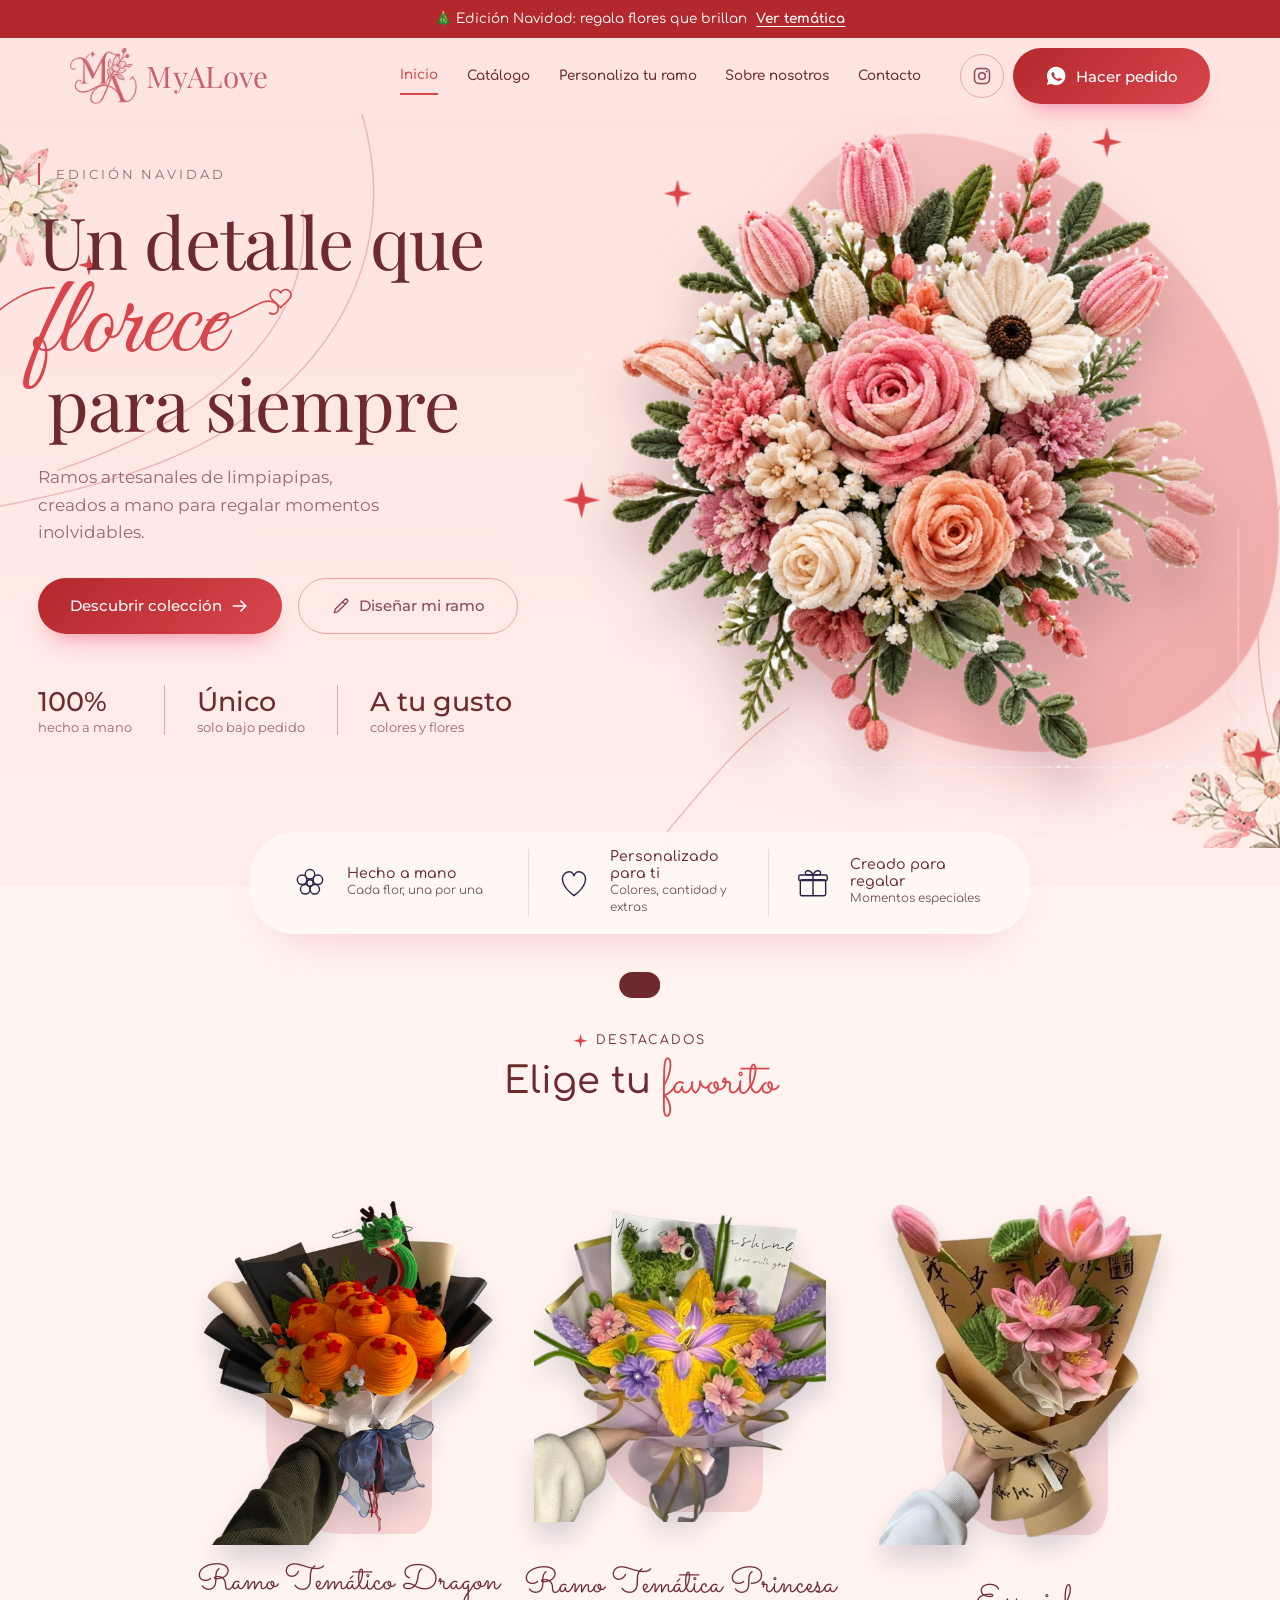
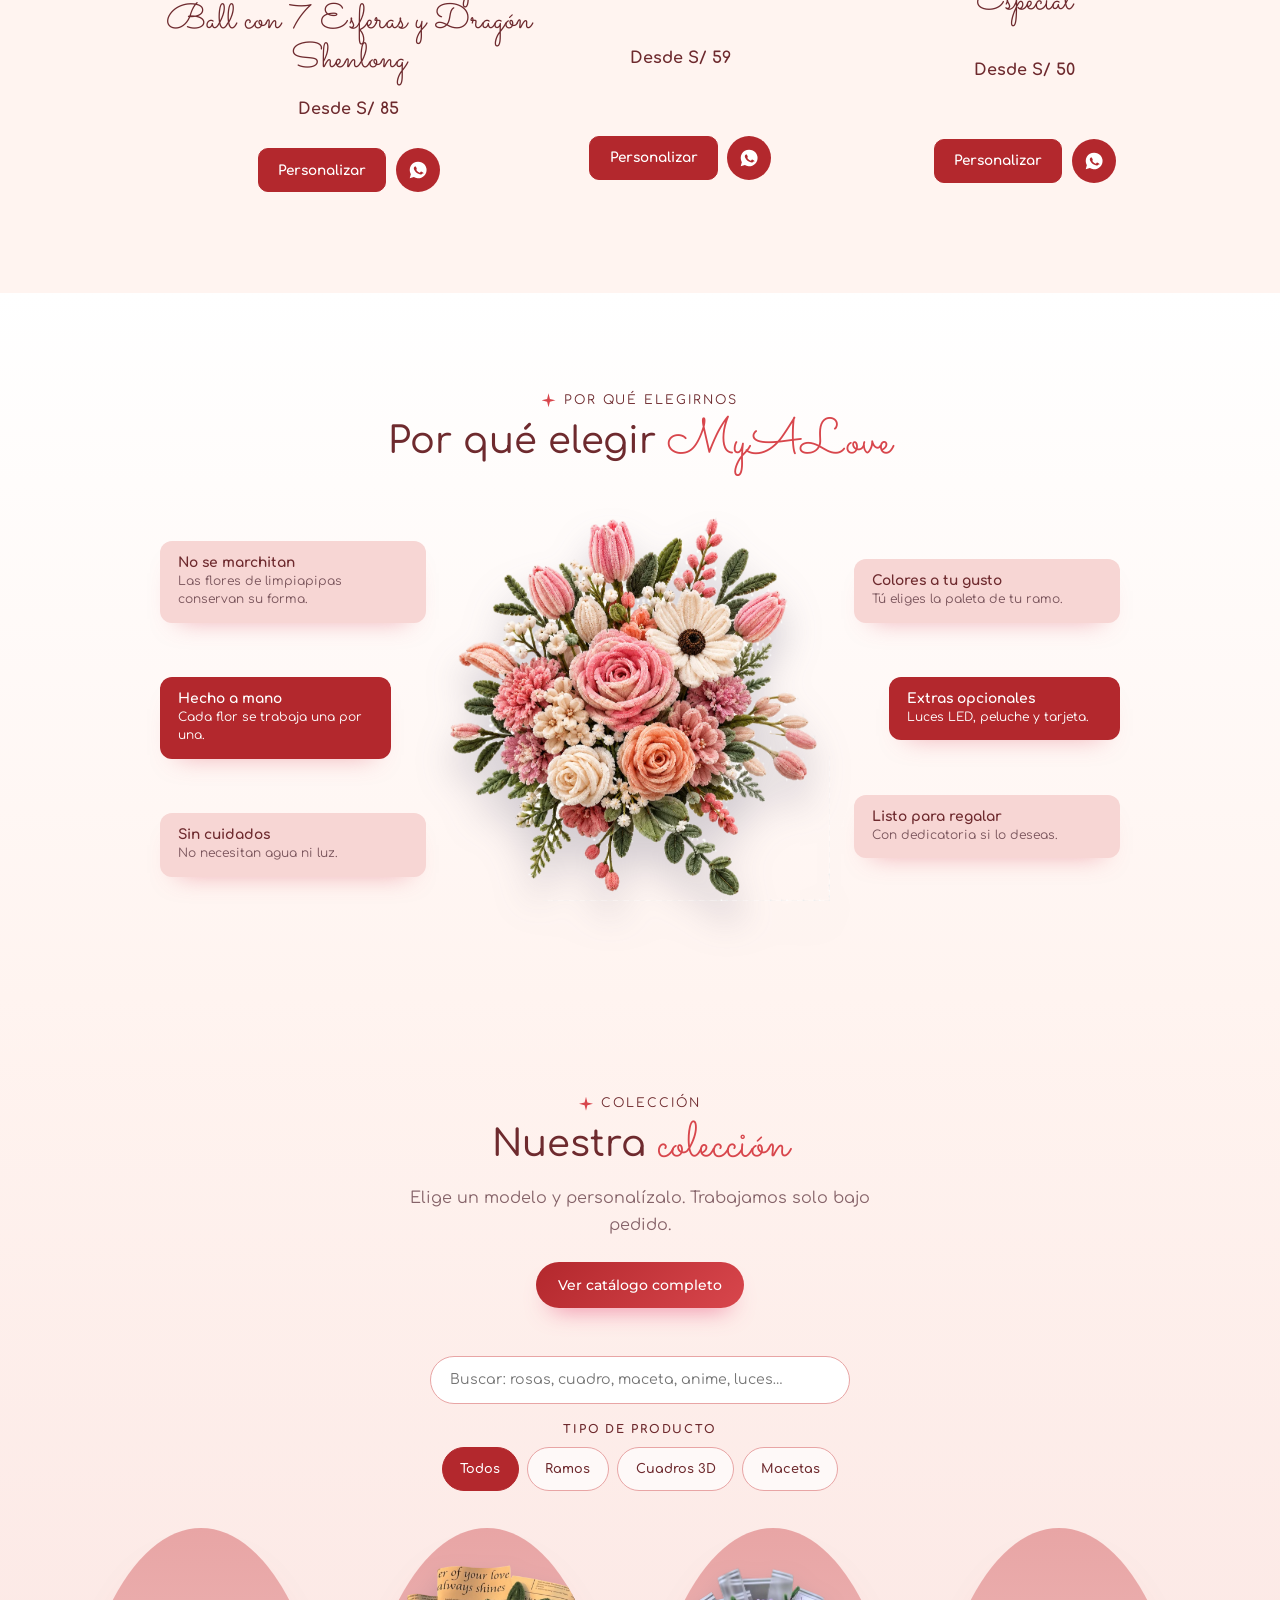
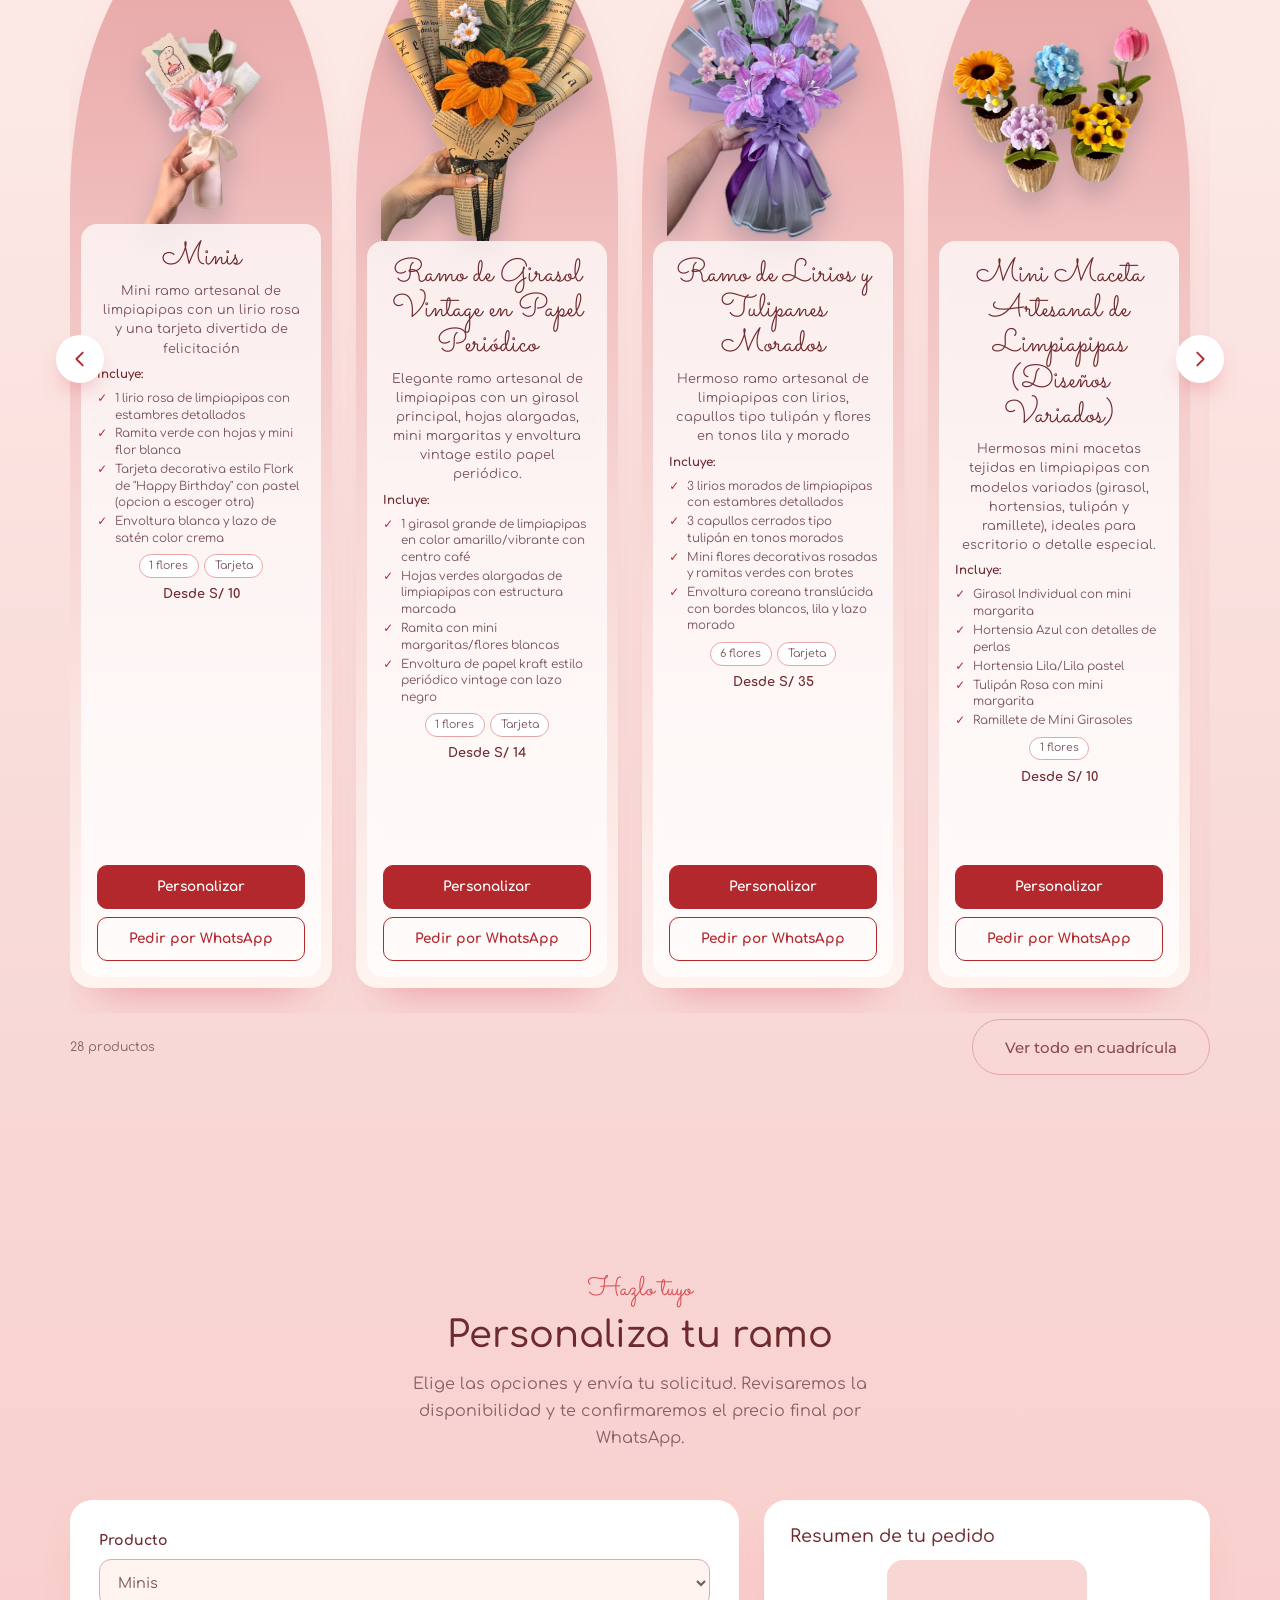
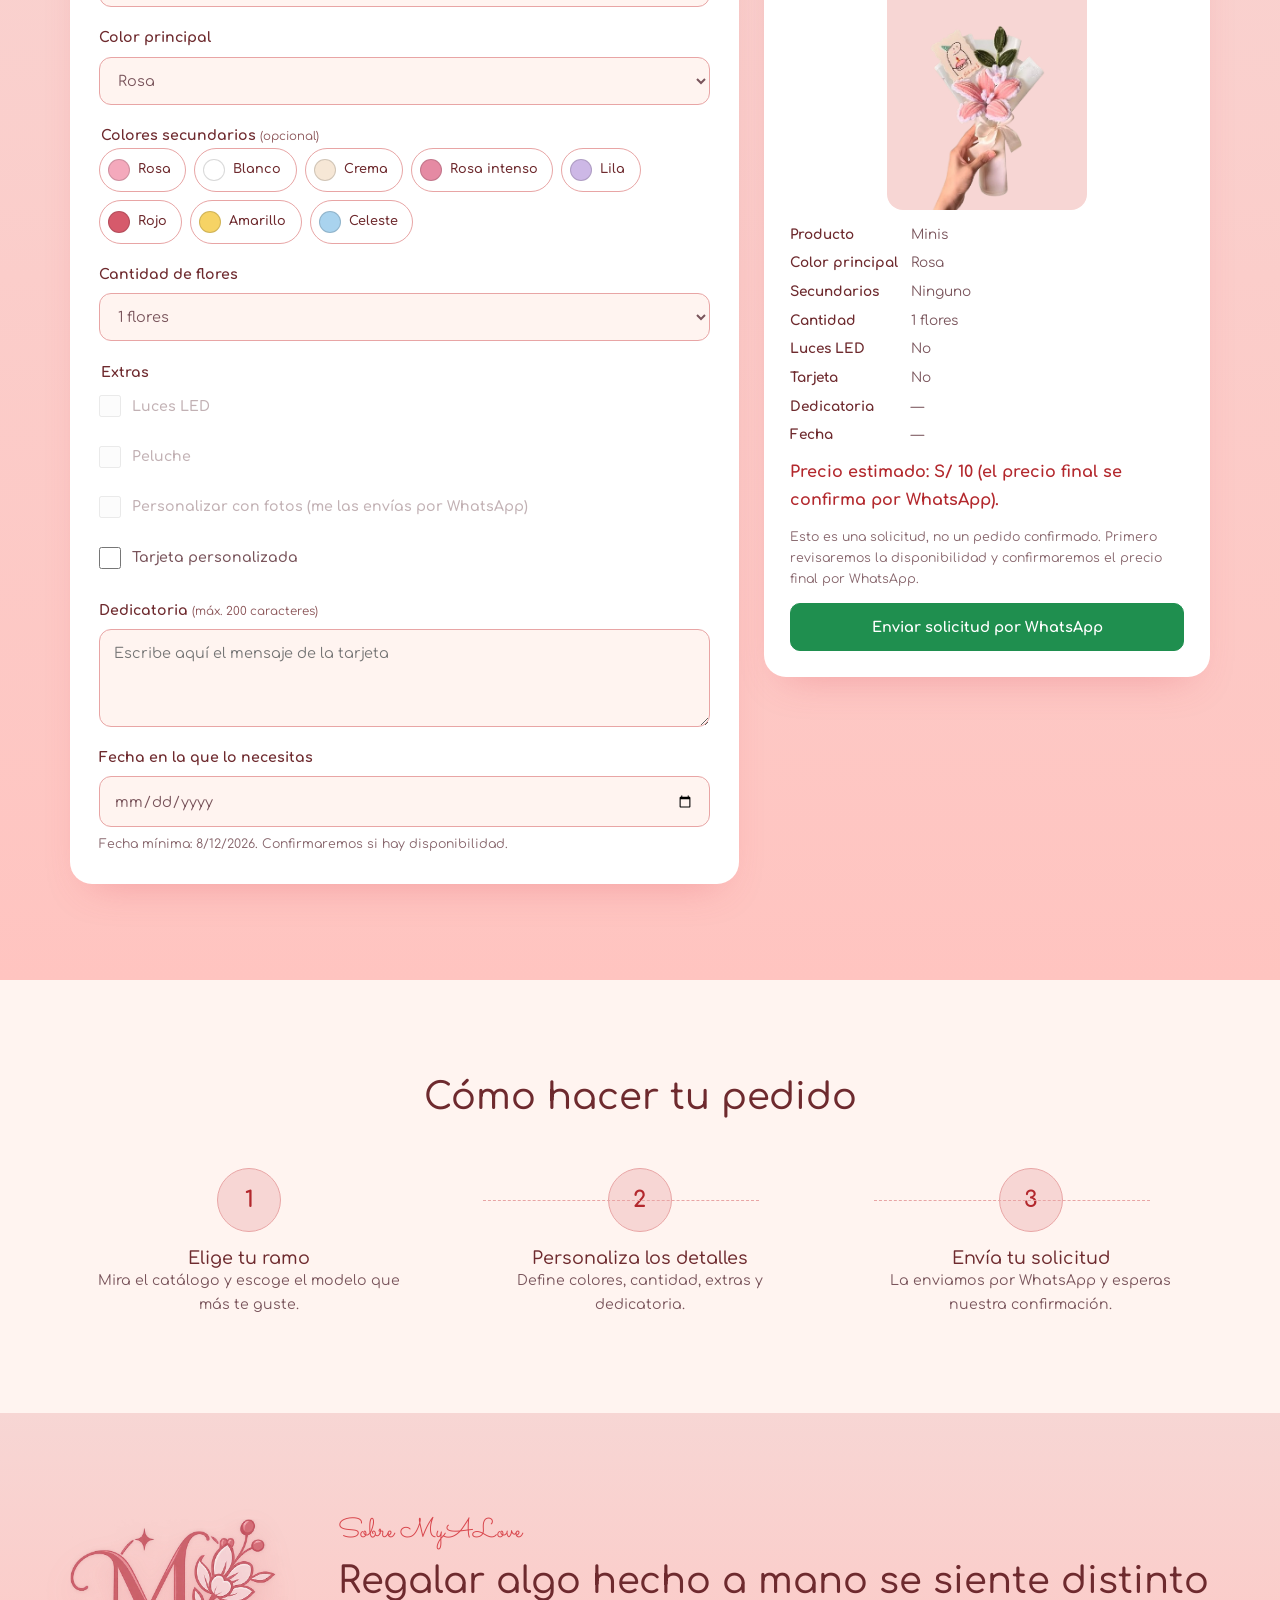
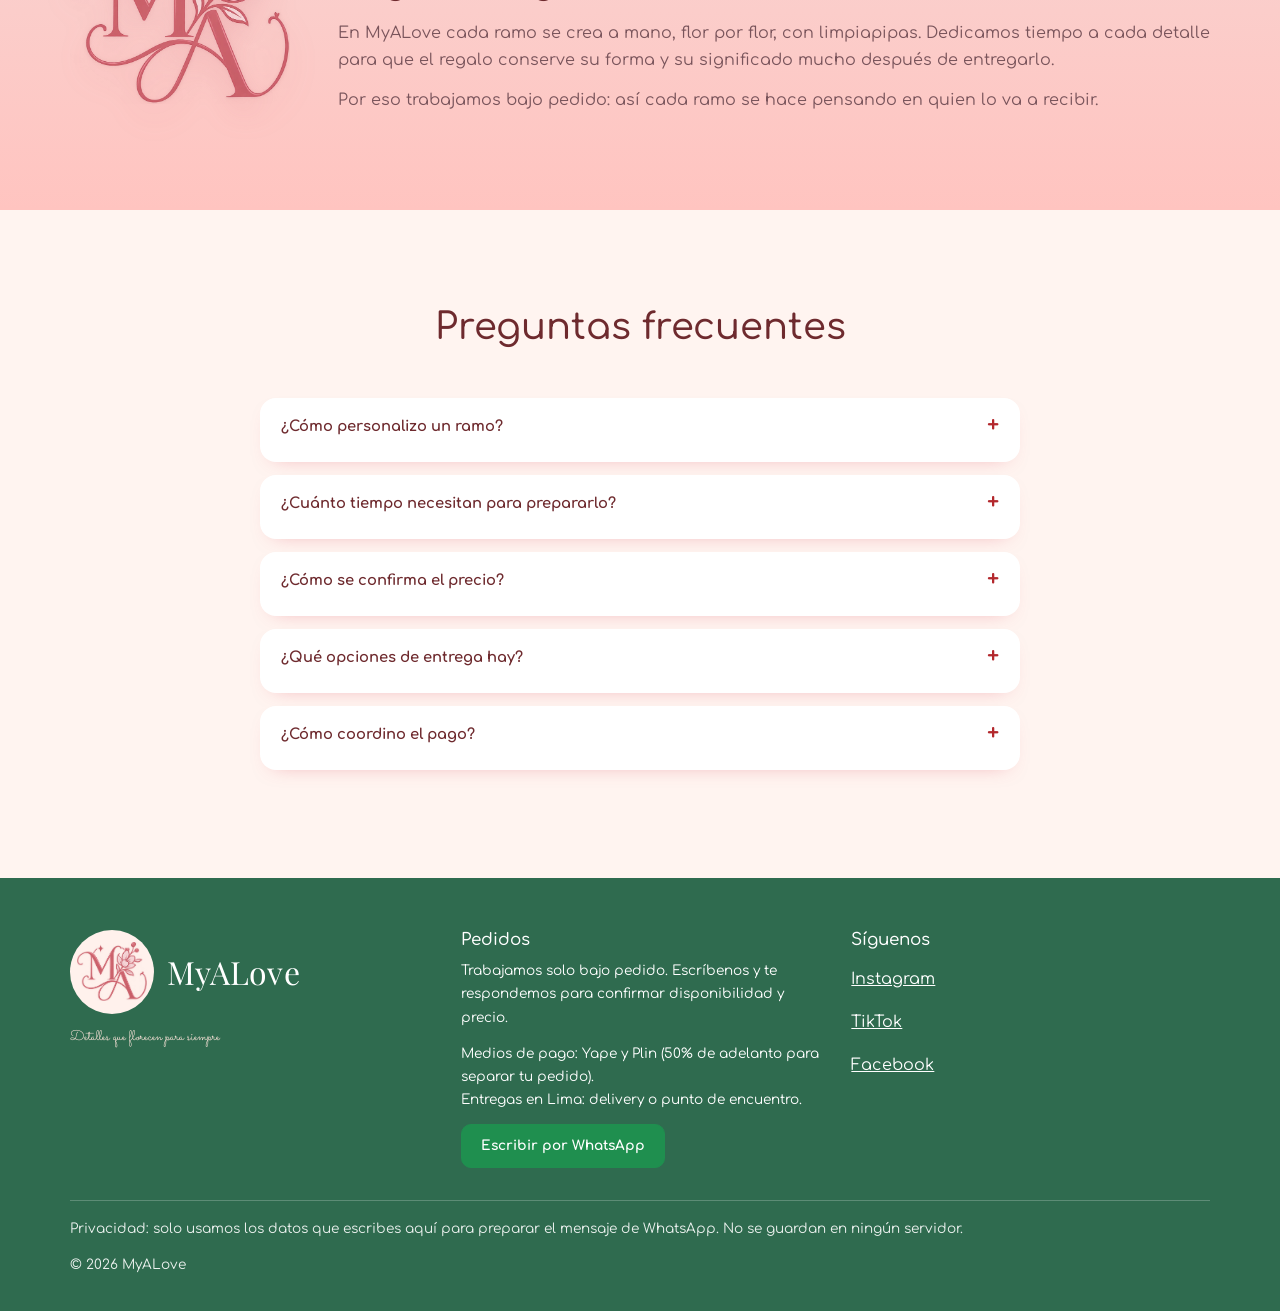
<file: index.html>
<!DOCTYPE html>
<html lang="es">
<head>
  <meta charset="UTF-8">
  <meta name="viewport" content="width=device-width, initial-scale=1">
  <title>MyALove · Ramos artesanales de limpiapipas</title>
  <meta name="description" content="Ramos artesanales de limpiapipas, personalizados y hechos a mano. Detalles que florecen para siempre.">
  <meta name="theme-color" content="#FFE9E3">
  <link rel="icon" href="assets/icons/favicon.png" type="image/png">
  <link rel="preconnect" href="https://fonts.googleapis.com">
  <link rel="preconnect" href="https://fonts.gstatic.com" crossorigin>
  <link href="https://fonts.googleapis.com/css2?family=Comfortaa:wght@400;500;600;700&family=Sacramento&family=Playfair+Display:wght@400;500&family=Great+Vibes&family=Montserrat:wght@400;500&display=swap" rel="stylesheet">
  <link rel="stylesheet" href="css/styles.css">
</head>
<body>
  <div class="season-bar" id="seasonBar" hidden></div>
  <a class="skip" href="#contenido">Saltar al contenido</a>

  <!-- ============ ENCABEZADO ============ -->
  <header class="header">
    <div class="container header__in">
      <a href="#inicio" class="brand" aria-label="MyALove, ir al inicio">
        <img class="brand__mark" src="assets/images/logo-ma.webp" alt="" width="700" height="587">
        <span class="brand__word">MyALove</span>
      </a>
      <button class="burger" id="burger" aria-expanded="false" aria-controls="menu" aria-label="Abrir menú"><span></span><span></span><span></span></button>
      <nav class="nav" id="menu" aria-label="Principal">
        <a href="#inicio" class="is-active">Inicio</a>
        <a href="#catalogo">Catálogo</a>
        <a href="#personaliza">Personaliza tu ramo</a>
        <a href="#nosotros">Sobre nosotros</a>
        <a href="#contacto">Contacto</a>
        <span class="nav__icons">
          <a id="hdrIg" class="circle circle--navy" href="#" target="_blank" rel="noopener" aria-label="Instagram de MyALove"><svg viewBox="0 0 24 24" width="20" height="20" aria-hidden="true"><g fill="none" stroke="currentColor" stroke-width="1.8"><rect x="3" y="3" width="18" height="18" rx="5"/><circle cx="12" cy="12" r="4"/></g><circle cx="17.5" cy="6.5" r="1.2" fill="currentColor"/></svg></a>
          <a href="#personaliza" class="btn btn--pill btn--head"><svg viewBox="0 0 24 24" width="22" height="22" aria-hidden="true"><path fill="currentColor" d="M12 2a10 10 0 0 0-8.6 15l-1.3 4.8 4.9-1.3A10 10 0 1 0 12 2zm5.2 14.1c-.2.6-1.2 1.2-1.7 1.2-.4.1-1 .1-1.6-.1-.4-.1-.9-.3-1.5-.6-2.6-1.1-4.3-3.800-4.400-4-.1-.2-1-1.300-1-2.500s.6-1.800.9-2c.2-.3.5-.3.700-.3h.5c.2 0 .4 0 .6.500.2.600.8 2 .8 2.100.1.100.1.300 0 .500-.1.200-.2.300-.3.500-.2.200-.3.300-.1.600.2.300.7 1.200 1.500 1.900 1 .9 1.900 1.200 2.200 1.300.3.100.4.100.6-.1.200-.2.700-.8.900-1.100.2-.3.400-.2.600-.1.300.1 1.700.8 2 1 .3.1.5.2.500.3.100.1.100.6-.1 1.200z"/></svg>Hacer pedido</a>
        </span>
      </nav>
    </div>
  </header>

  <main id="contenido">
    <!-- ============ PORTADA 3D ============ -->
    <section class="hero" id="inicio">
      <svg class="rings" viewBox="0 0 1418 780" preserveAspectRatio="xMidYMid slice" aria-hidden="true"><g fill="none" style="stroke:var(--pink2)" stroke-width="1.4" opacity=".75"><path d="M428 0 C 470 140 400 280 230 350 C 150 383 60 395 0 410"/><path d="M368 96 C 380 200 300 300 120 360"/><path d="M1418 360 C 1340 470 1340 640 1418 740"/><path d="M1418 300 C 1300 420 1310 620 1418 780"/><path d="M690 780 C 760 700 800 640 860 600"/></g></svg>
      <img class="corner corner--l" src="assets/images/esquina-izq.webp" alt="" aria-hidden="true" width="276" height="420">
      <img class="corner corner--r" src="assets/images/esquina-der.webp" alt="" aria-hidden="true" width="354" height="465">
      <span class="spark s4" aria-hidden="true"></span>
      <div class="petals" aria-hidden="true" id="petals"></div>
      <div class="container hero__in">
        <div class="hero__text">
          <p class="eyebrow" id="heroEyebrow">Flores artesanales</p>
          <h1>
            <span class="h1__a">Un detalle que</span>
            <span class="florece">florece<svg class="swash swash--l" viewBox="0 0 150 120" aria-hidden="true"><path d="M138 6 C 96 4 38 40 20 80 C 10 102 22 112 36 100 C 52 86 40 62 22 74" fill="none" stroke="currentColor" stroke-width="2.6" stroke-linecap="round"/></svg><svg class="swash swash--r" viewBox="0 0 130 70" aria-hidden="true"><path d="M2 50 C 30 54 52 40 70 30 C 82 24 90 20 100 24 C 112 30 106 46 94 40" fill="none" stroke="currentColor" stroke-width="2.6" stroke-linecap="round"/><path d="M104 8 C 98 -2 84 6 90 16 L 104 30 L 118 16 C 124 6 110 -2 104 8Z" fill="none" stroke="currentColor" stroke-width="2.4" stroke-linejoin="round" transform="translate(6 2)"/></svg></span>
            <span class="h1__b">para siempre</span>
          </h1>
          <p class="lead">Ramos artesanales de limpiapipas, creados a mano para regalar momentos inolvidables.</p>
          <div class="hero__btns">
            <a href="#catalogo" class="btn btn--pill">Descubrir colección
              <svg viewBox="0 0 24 24" width="20" height="20" aria-hidden="true"><path d="M4 12h15M13 6l6 6-6 6" fill="none" stroke="currentColor" stroke-width="1.8" stroke-linecap="round" stroke-linejoin="round"/></svg></a>
            <a href="#personaliza" class="btn btn--pill btn--ghost">
              <svg viewBox="0 0 24 24" width="20" height="20" aria-hidden="true"><path d="M4 20l1-4L16.500 4.500a2 2 0 0 1 3 3L8 19z M14 7l3 3" fill="none" stroke="currentColor" stroke-width="1.7" stroke-linecap="round" stroke-linejoin="round"/></svg>Diseñar mi ramo</a>
          </div>
          <ul class="facts">
            <li><strong>100%</strong><span>hecho a mano</span></li>
            <li><strong>Único</strong><span>solo bajo pedido</span></li>
            <li><strong>A tu gusto</strong><span>colores y flores</span></li>
          </ul>
        </div>
        <div class="hero__stage" id="stage">
          <div class="hero__3d" id="tilt">
            <svg class="blob" viewBox="0 0 600 640" aria-hidden="true"><defs><linearGradient id="blobg" x1="0" y1="0" x2="1" y2="1"><stop offset="0" style="stop-color:var(--blob1)"/><stop offset="1" style="stop-color:var(--blob2)"/></linearGradient></defs><path fill="url(#blobg)" d="M118 58 C 168 -6 262 -8 352 36 C 480 98 592 226 598 396 C 604 520 540 604 424 628 C 300 654 168 606 92 510 C 16 414 -6 292 34 190 C 52 142 84 100 118 58Z"/></svg>
            <span class="spark sa" aria-hidden="true"></span><span class="spark sb" aria-hidden="true"></span><span class="spark sc" aria-hidden="true"></span><span class="spark sd" aria-hidden="true"></span>
            <!-- Para usar Spline: pega la URL en js/config.js; esta imagen queda como respaldo -->
            <img id="heroFallback" class="hero__bouquet" src="assets/images/hero-ramo.webp" alt="Ramo artesanal de flores de limpiapipas en tonos rosa, durazno y crema, con tulipanes, rosas y follaje" width="989" height="1000">
          </div>
        </div>
      </div>
    </section>

    <!-- ============ CONFIANZA ============ -->
    <section class="trust" aria-label="Por qué elegirnos">
      <div class="container trust__in reveal">
        <div class="trust__item">
          <span class="ico"><svg viewBox="0 0 48 48" aria-hidden="true"><g fill="none" stroke="#27264A" stroke-width="1.8" stroke-linecap="round"><circle cx="24" cy="24" r="4"/><circle cx="24" cy="13" r="6"/><circle cx="34" cy="20" r="6"/><circle cx="30" cy="32" r="6"/><circle cx="18" cy="32" r="6"/><circle cx="14" cy="20" r="6"/></g></svg></span>
          <div><h3>Hecho a mano</h3><p>Cada flor, una por una</p></div>
        </div>
        <div class="trust__item">
          <span class="ico"><svg viewBox="0 0 48 48" aria-hidden="true"><path d="M24 40 C8 28 6 16 14 11 c5-3 9 0 10 4 c1-4 5-7 10-4 c8 5 6 17-10 29z" fill="none" stroke="#27264A" stroke-width="1.8" stroke-linejoin="round"/></svg></span>
          <div><h3>Personalizado para ti</h3><p>Colores, cantidad y extras</p></div>
        </div>
        <div class="trust__item">
          <span class="ico"><svg viewBox="0 0 48 48" aria-hidden="true"><g fill="none" stroke="#27264A" stroke-width="1.8" stroke-linejoin="round"><rect x="8" y="20" width="32" height="20" rx="2"/><rect x="6" y="14" width="36" height="7" rx="2"/><path d="M24 14v26M24 14c-3-8-12-6-9-1 1 1 5 1 9 1zM24 14c3-8 12-6 9-1-1 1-5 1-9 1z"/></g></svg></span>
          <div><h3>Creado para regalar</h3><p>Momentos especiales</p></div>
        </div>
      </div>
    </section>

    <!-- ============ TEMÁTICA DEL MES (aparece sola) ============ -->
    <section class="section season-sec" id="temporada" hidden>
      <div class="container">
        <header class="section__head">
          <p class="kicker"><i class="star"></i><span id="seasonKicker">Temática del mes</span></p>
          <h2 id="seasonTitle"></h2>
          <p class="muted" id="seasonDesc"></p>
        </header>
        <div class="sgrid" id="seasonGrid"></div>
      </div>
    </section>

    <!-- ============ RAMOS DESTACADOS ============ -->
    <section class="section" id="destacados">
      <div class="container">
        <header class="section__head reveal">
          <p class="kicker"><i class="star"></i>Destacados</p>
          <h2>Elige tu <span class="accent">favorito</span></h2>
        </header>
        <div class="feat-grid" id="featuredGrid" aria-live="polite"></div>
      </div>
    </section>

    <!-- ============ POR QUÉ MyALove ============ -->
    <section class="section why" id="porque">
      <div class="container">
        <header class="section__head reveal">
          <p class="kicker"><i class="star"></i>Por qué elegirnos</p>
          <h2>Por qué elegir <span class="accent">MyALove</span></h2>
        </header>
        <div class="why__map reveal">
          <div class="why__col why__col--l">
            <div class="tag"><h3>No se marchitan</h3><p>Las flores de limpiapipas conservan su forma.</p></div>
            <div class="tag tag--hi"><h3>Hecho a mano</h3><p>Cada flor se trabaja una por una.</p></div>
            <div class="tag"><h3>Sin cuidados</h3><p>No necesitan agua ni luz.</p></div>
          </div>
          <img class="why__img" src="assets/images/hero-ramo.webp" alt="Ramo artesanal de flores de limpiapipas en tonos rosa, durazno y crema" width="989" height="1000" loading="lazy">
          <div class="why__col why__col--r">
            <div class="tag"><h3>Colores a tu gusto</h3><p>Tú eliges la paleta de tu ramo.</p></div>
            <div class="tag tag--hi"><h3>Extras opcionales</h3><p>Luces LED, peluche y tarjeta.</p></div>
            <div class="tag"><h3>Listo para regalar</h3><p>Con dedicatoria si lo deseas.</p></div>
          </div>
        </div>
      </div>
    </section>

    <!-- ============ COLECCIÓN (CARRUSEL + CATEGORÍAS) ============ -->
    <section class="section section--collection" id="catalogo">
      <div class="container">
        <header class="section__head reveal">
          <p class="kicker"><i class="star"></i>Colección</p>
          <h2>Nuestra <span class="accent">colección</span></h2>
          <p class="muted">Elige un modelo y personalízalo. Trabajamos solo bajo pedido.</p>
          <div class="pdf-btns">
            <a id="pdfView" class="btn btn--pill btn--small" href="catalogo.html" target="_blank" rel="noopener">Ver catálogo completo</a>
          </div>
        </header>

        <div class="toolbar">
          <div class="search">
            <label for="catSearch" class="sr">Buscar ramo</label>
            <input type="search" id="catSearch" placeholder="Buscar: rosas, cuadro, maceta, anime, luces…" autocomplete="off">
          </div>
          <div class="filter-group"><p class="fl-label" id="lblTipo">Tipo de producto</p><div class="filters" id="typeFilters" role="group" aria-labelledby="lblTipo"></div></div>
          <div class="filter-group"><p class="fl-label" id="lblCat">Categoría</p><div class="filters" id="catFilters" role="group" aria-labelledby="lblCat"></div></div>
          <div class="filter-group"><p class="fl-label" id="lblFlor">Tipo de flor</p><div class="filters" id="flowerFilters" role="group" aria-labelledby="lblFlor"></div></div>
        </div>

        <div class="carousel" id="carousel" role="region" aria-roledescription="carrusel" aria-label="Colección de ramos">
          <button class="car__btn car__btn--prev" id="carPrev" type="button" aria-label="Ver ramos anteriores"><svg viewBox="0 0 24 24" width="22" height="22" aria-hidden="true"><path d="M15 5l-7 7 7 7" fill="none" stroke="currentColor" stroke-width="2" stroke-linecap="round" stroke-linejoin="round"/></svg></button>
          <div class="track" id="productGrid" tabindex="0" aria-live="polite"><p class="muted">Cargando ramos…</p></div>
          <button class="car__btn car__btn--next" id="carNext" type="button" aria-label="Ver más ramos"><svg viewBox="0 0 24 24" width="22" height="22" aria-hidden="true"><path d="M9 5l7 7-7 7" fill="none" stroke="currentColor" stroke-width="2" stroke-linecap="round" stroke-linejoin="round"/></svg></button>
        </div>
        <div class="car__foot">
          <p class="hint" id="catCount" role="status"></p>
          <button class="btn btn--pill btn--ghost btn--small" id="gridToggle" type="button" aria-pressed="false">Ver todo en cuadrícula</button>
        </div>
      </div>
    </section>

    <!-- ============ PERSONALIZADOR ============ -->
    <section class="section section--pink" id="personaliza">
      <div class="container">
        <header class="section__head reveal">
          <p class="script">Hazlo tuyo</p>
          <h2>Personaliza tu ramo</h2>
          <p class="muted">Elige las opciones y envía tu solicitud. Revisaremos la disponibilidad y te confirmaremos el precio final por WhatsApp.</p>
        </header>

        <div class="custom">
          <form id="customForm" class="card custom__form" novalidate>
            <div class="field">
              <label for="fModel">Producto</label>
              <select id="fModel" required></select>
            </div>

            <div class="field" id="rowSize" hidden>
              <label for="fSize">Tamaño</label>
              <select id="fSize"></select>
            </div>

            <div class="field">
              <label for="fMain">Color principal</label>
              <select id="fMain" required></select>
            </div>

            <fieldset class="field">
              <legend>Colores secundarios <small>(opcional)</small></legend>
              <div class="chips" id="fSecondary"></div>
            </fieldset>

            <div class="field" id="rowQty">
              <label for="fQty">Cantidad de flores</label>
              <select id="fQty" required></select>
            </div>

            <fieldset class="field">
              <legend>Extras</legend>
              <label class="switch" id="rowLed"><input type="checkbox" id="fLed"><span>Luces LED</span></label>
              <label class="switch" id="rowPlush"><input type="checkbox" id="fPlush"><span>Peluche</span></label>
              <label class="switch" id="rowPhoto"><input type="checkbox" id="fPhoto"><span>Personalizar con fotos (me las envías por WhatsApp)</span></label>
              <label class="switch" id="rowCard"><input type="checkbox" id="fCard"><span>Tarjeta personalizada</span></label>
            </fieldset>

            <div class="field" id="rowInit" hidden>
              <label for="fInit">Iniciales o nombre <small>(máx. 20 caracteres)</small></label>
              <input type="text" id="fInit" maxlength="20" autocomplete="off" placeholder="Ej.: M &amp; A">
            </div>

            <div class="field">
              <label for="fNote">Dedicatoria <small>(máx. 200 caracteres)</small></label>
              <textarea id="fNote" rows="3" maxlength="200" placeholder="Escribe aquí el mensaje de la tarjeta"></textarea>
            </div>

            <div class="field">
              <label for="fDate">Fecha en la que lo necesitas</label>
              <input type="date" id="fDate">
              <p class="hint" id="dateHint"></p>
            </div>

            <p class="error" id="formError" role="alert" hidden></p>
          </form>

          <aside class="card summary" aria-labelledby="sumTitle">
            <h3 id="sumTitle">Resumen de tu pedido</h3>
            <img id="sumImg" src="" alt="" width="200" height="240">
            <dl id="sumList"></dl>
            <p class="price" id="sumPrice"></p>
            <p class="hint">Esto es una solicitud, no un pedido confirmado. Primero revisaremos la disponibilidad y confirmaremos el precio final por WhatsApp.</p>
            <button class="btn btn--wa" id="sendWa" type="button">Enviar solicitud por WhatsApp</button>
          </aside>
        </div>
      </div>
    </section>

    <!-- ============ CÓMO PEDIR ============ -->
    <section class="section" id="como">
      <div class="container">
        <header class="section__head reveal">
          <h2>Cómo hacer tu pedido</h2>
        </header>
        <ol class="steps reveal">
          <li><span class="steps__n">1</span><h3>Elige tu ramo</h3><p>Mira el catálogo y escoge el modelo que más te guste.</p></li>
          <li><span class="steps__n">2</span><h3>Personaliza los detalles</h3><p>Define colores, cantidad, extras y dedicatoria.</p></li>
          <li><span class="steps__n">3</span><h3>Envía tu solicitud</h3><p>La enviamos por WhatsApp y esperas nuestra confirmación.</p></li>
        </ol>
      </div>
    </section>

    <!-- ============ SOBRE NOSOTROS ============ -->
    <section class="section section--pink" id="nosotros">
      <div class="container about reveal">
        <div class="about__mark"><img src="assets/images/logo-ma.webp" alt="Logotipo de MyALove: letras M y A entrelazadas con una flor" width="700" height="587" loading="lazy"></div>
        <div>
          <p class="script">Sobre MyALove</p>
          <h2>Regalar algo hecho a mano se siente distinto</h2>
          <p>En MyALove cada ramo se crea a mano, flor por flor, con limpiapipas. Dedicamos tiempo a cada detalle para que el regalo conserve su forma y su significado mucho después de entregarlo.</p>
          <p>Por eso trabajamos bajo pedido: así cada ramo se hace pensando en quien lo va a recibir.</p>
        </div>
      </div>
    </section>

    <!-- ============ PREGUNTAS FRECUENTES ============ -->
    <section class="section" id="faq">
      <div class="container container--narrow">
        <header class="section__head reveal"><h2>Preguntas frecuentes</h2></header>
        <!-- EDITA aquí las respuestas con tus condiciones reales -->
        <details><summary>¿Cómo personalizo un ramo?</summary><p>Entra a «Personaliza tu ramo», elige modelo, colores, cantidad y extras, y envía la solicitud por WhatsApp.</p></details>
        <details><summary>¿Cuánto tiempo necesitan para prepararlo?</summary><p>Entre 3 y 5 días. El tiempo exacto depende del tipo de pedido (un ramo del catálogo o uno personalizado) y de la cantidad de pedidos que tengamos en ese momento. Te lo confirmamos por WhatsApp junto con la disponibilidad.</p></details>
        <details><summary>¿Cómo se confirma el precio?</summary><p>Revisamos tu solicitud y te confirmamos el precio final y la disponibilidad por WhatsApp.</p></details>
        <details><summary>¿Qué opciones de entrega hay?</summary><p>Por ahora entregamos solo en Lima. Puedes elegir delivery con motorizado o coordinar un punto de encuentro en paraderos del Metropolitano. Estamos en San Martín de Porres. El costo de la entrega depende de la zona y te lo confirmamos por WhatsApp.</p></details>
        <details><summary>¿Cómo coordino el pago?</summary><p>El pago se realiza por Yape o Plin. Cada pedido se separa con un adelanto del 50%, con el que empezamos a prepararlo. Cuando confirmemos la disponibilidad y el precio final por WhatsApp, te enviaremos los datos para pagar. El saldo restante lo coordinamos contigo por WhatsApp.</p></details>
      </div>
    </section>
  </main>

  <!-- ============ PIE ============ -->
  <footer class="footer" id="contacto">
    <div class="container footer__in">
      <div>
        <a href="#inicio" class="footer__brand" aria-label="MyALove, volver al inicio"><span class="footer__badge"><img src="assets/images/logo-ma.webp" alt="" width="700" height="587" loading="lazy"></span><span class="brand__word">MyALove</span></a>
        <p class="script">Detalles que florecen para siempre</p>
      </div>
      <div>
        <h3>Pedidos</h3>
        <p>Trabajamos solo bajo pedido. Escríbenos y te respondemos para confirmar disponibilidad y precio.</p>
        <p>Medios de pago: Yape y Plin (50% de adelanto para separar tu pedido).<br>Entregas en Lima: delivery o punto de encuentro.</p>
        <button class="btn btn--wa btn--small" id="footerWa" type="button">Escribir por WhatsApp</button>
      </div>
      <div>
        <h3>Síguenos</h3>
        <ul class="social">
          <li><a id="lnkIg" href="#" target="_blank" rel="noopener">Instagram</a></li>
          <li><a id="lnkTt" href="#" target="_blank" rel="noopener">TikTok</a></li>
          <li><a id="lnkFb" href="#" target="_blank" rel="noopener">Facebook</a></li>
        </ul>
      </div>
    </div>
    <div class="container footer__legal">
      <p>Privacidad: solo usamos los datos que escribes aquí para preparar el mensaje de WhatsApp. No se guardan en ningún servidor.</p>
      <p>© <span id="year"></span> MyALove</p>
    </div>
  </footer>

  <div class="toast" id="toast" role="status" aria-live="polite"></div>

  <script src="js/config.js"></script>
  <script src="js/main.js"></script>
</body>
</html>
</file>
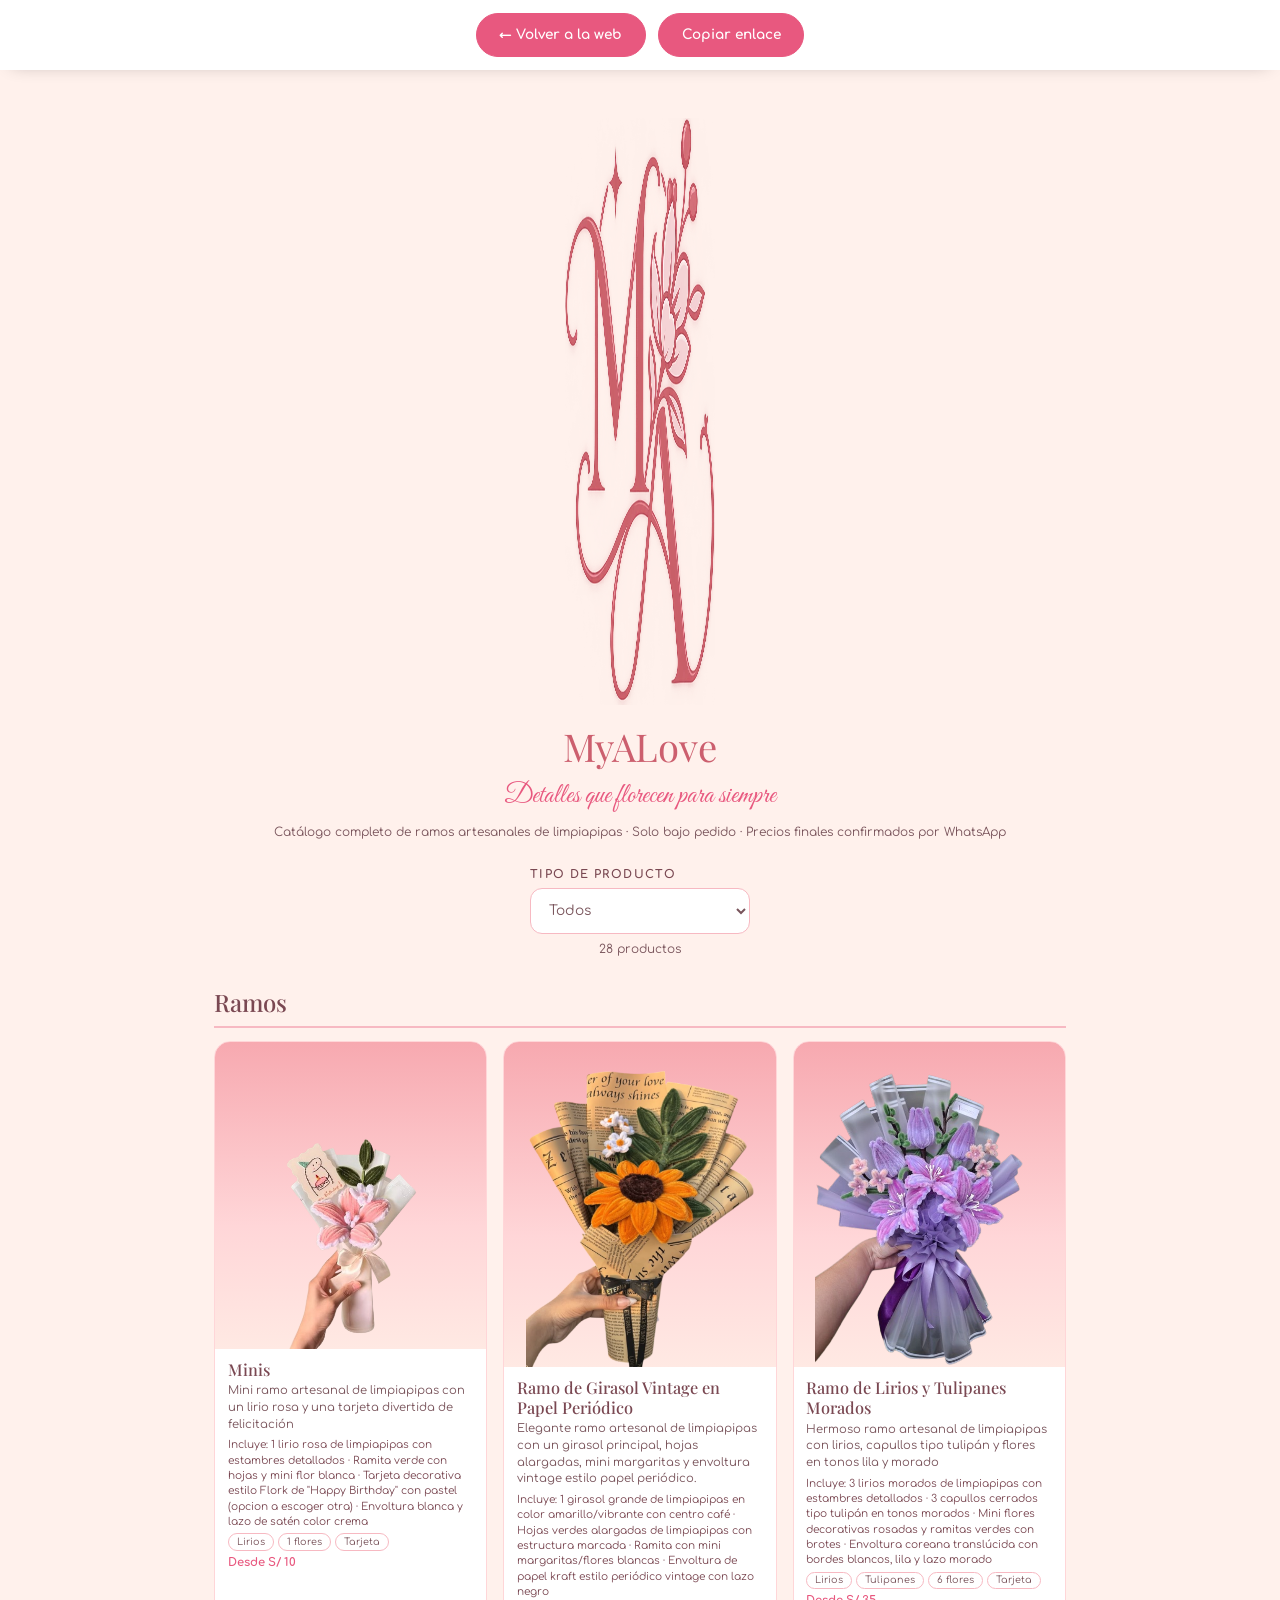
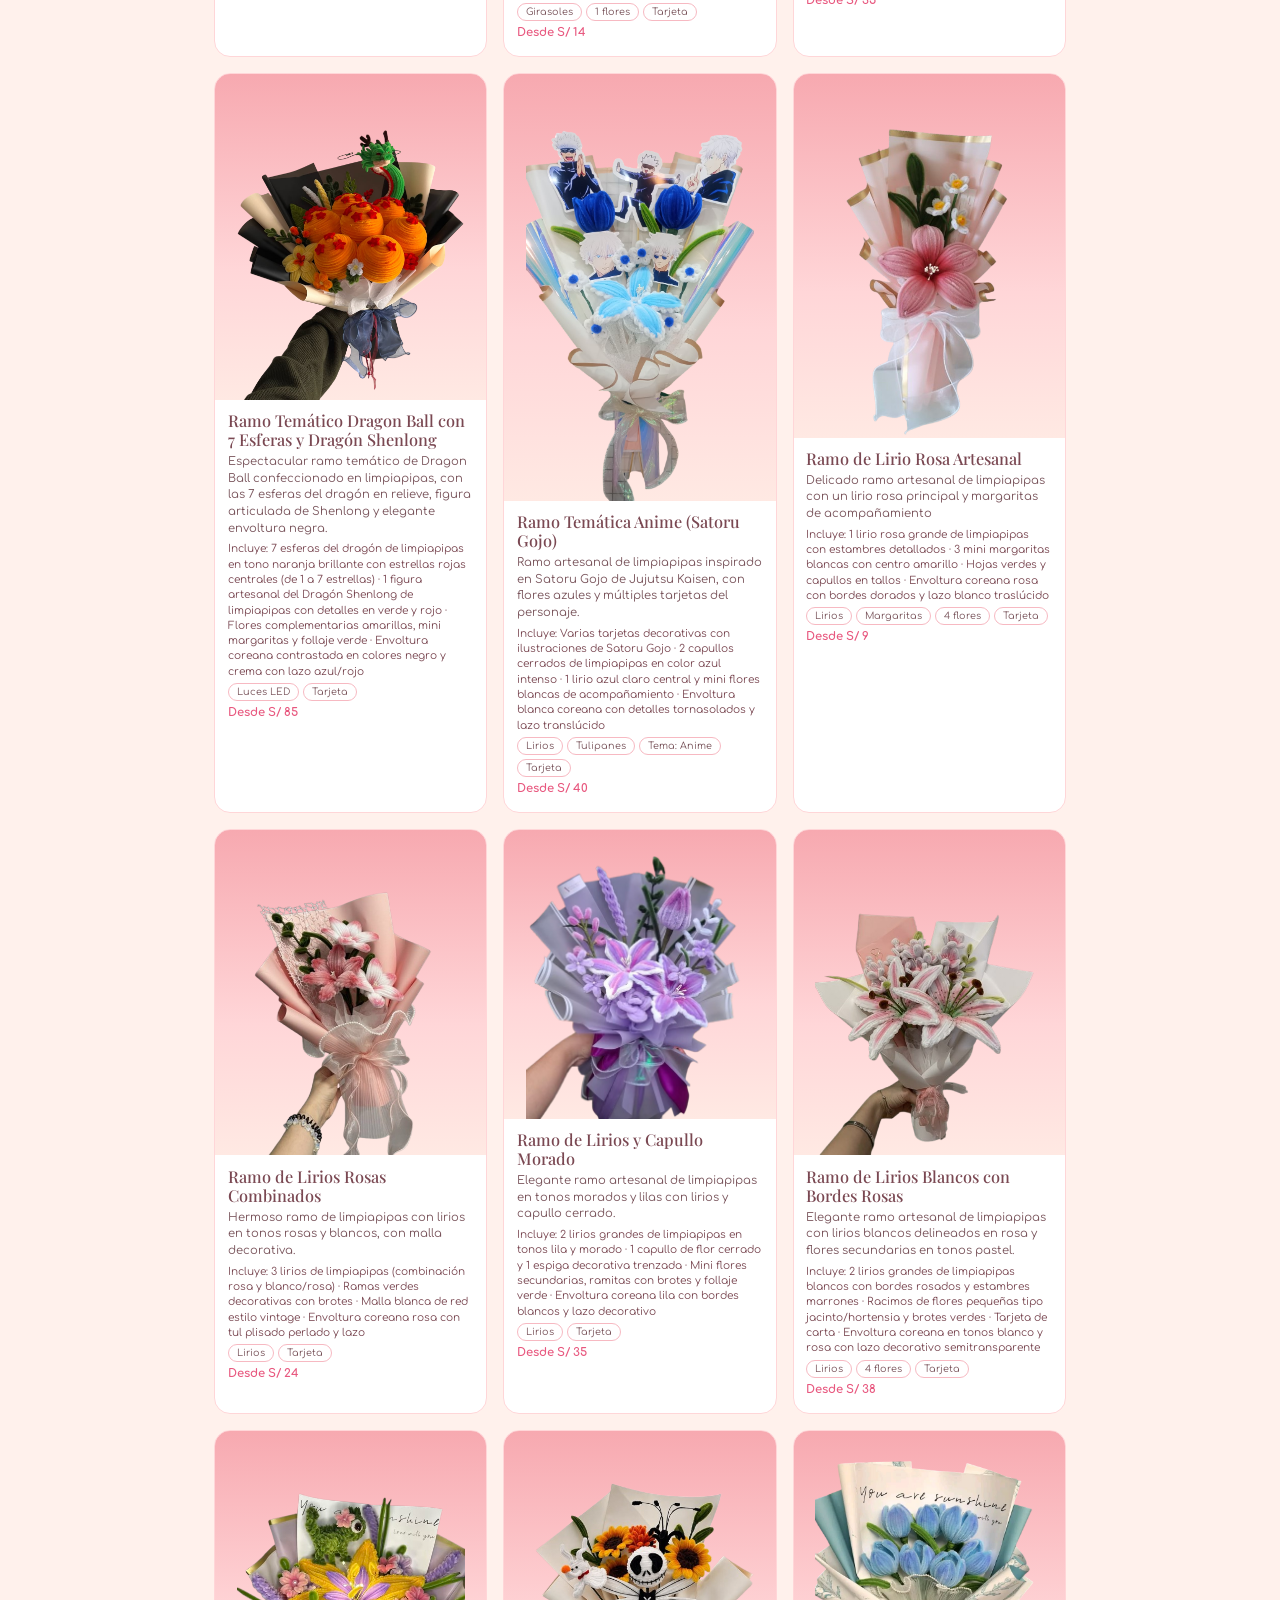
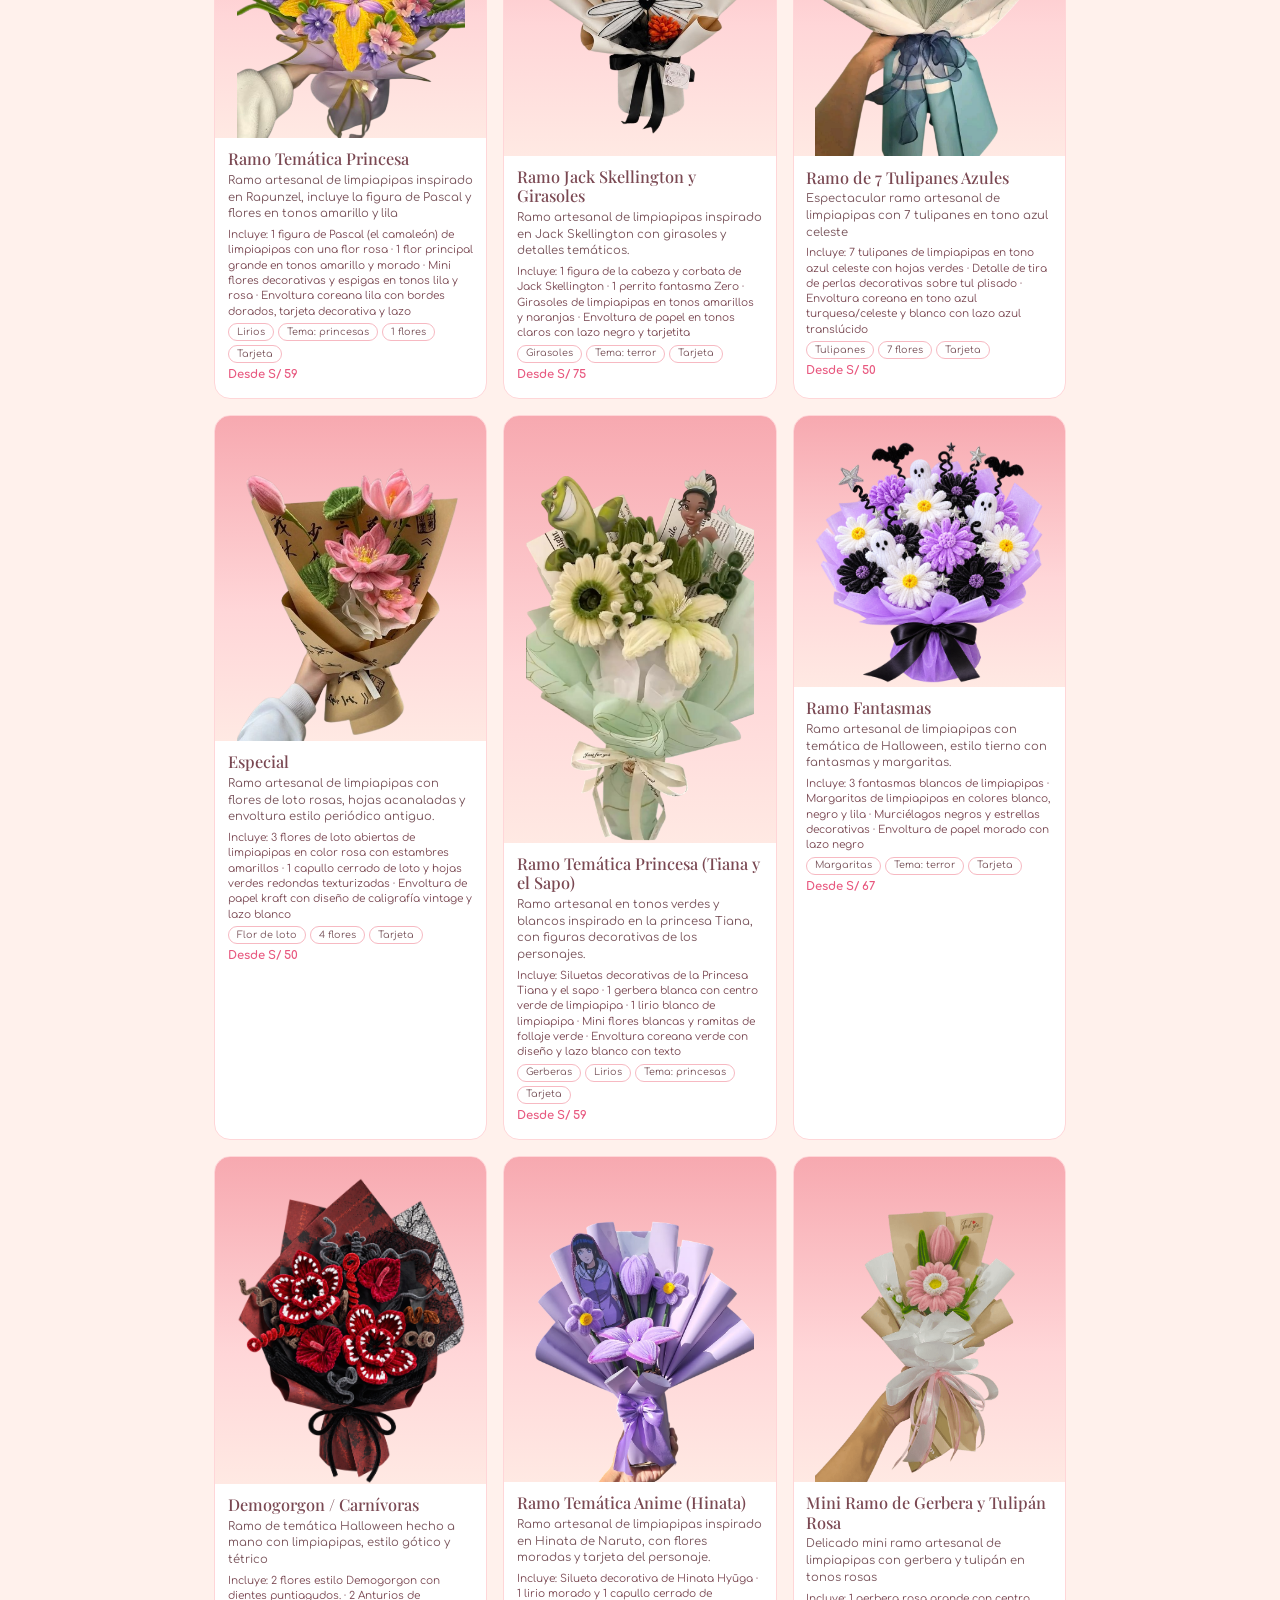
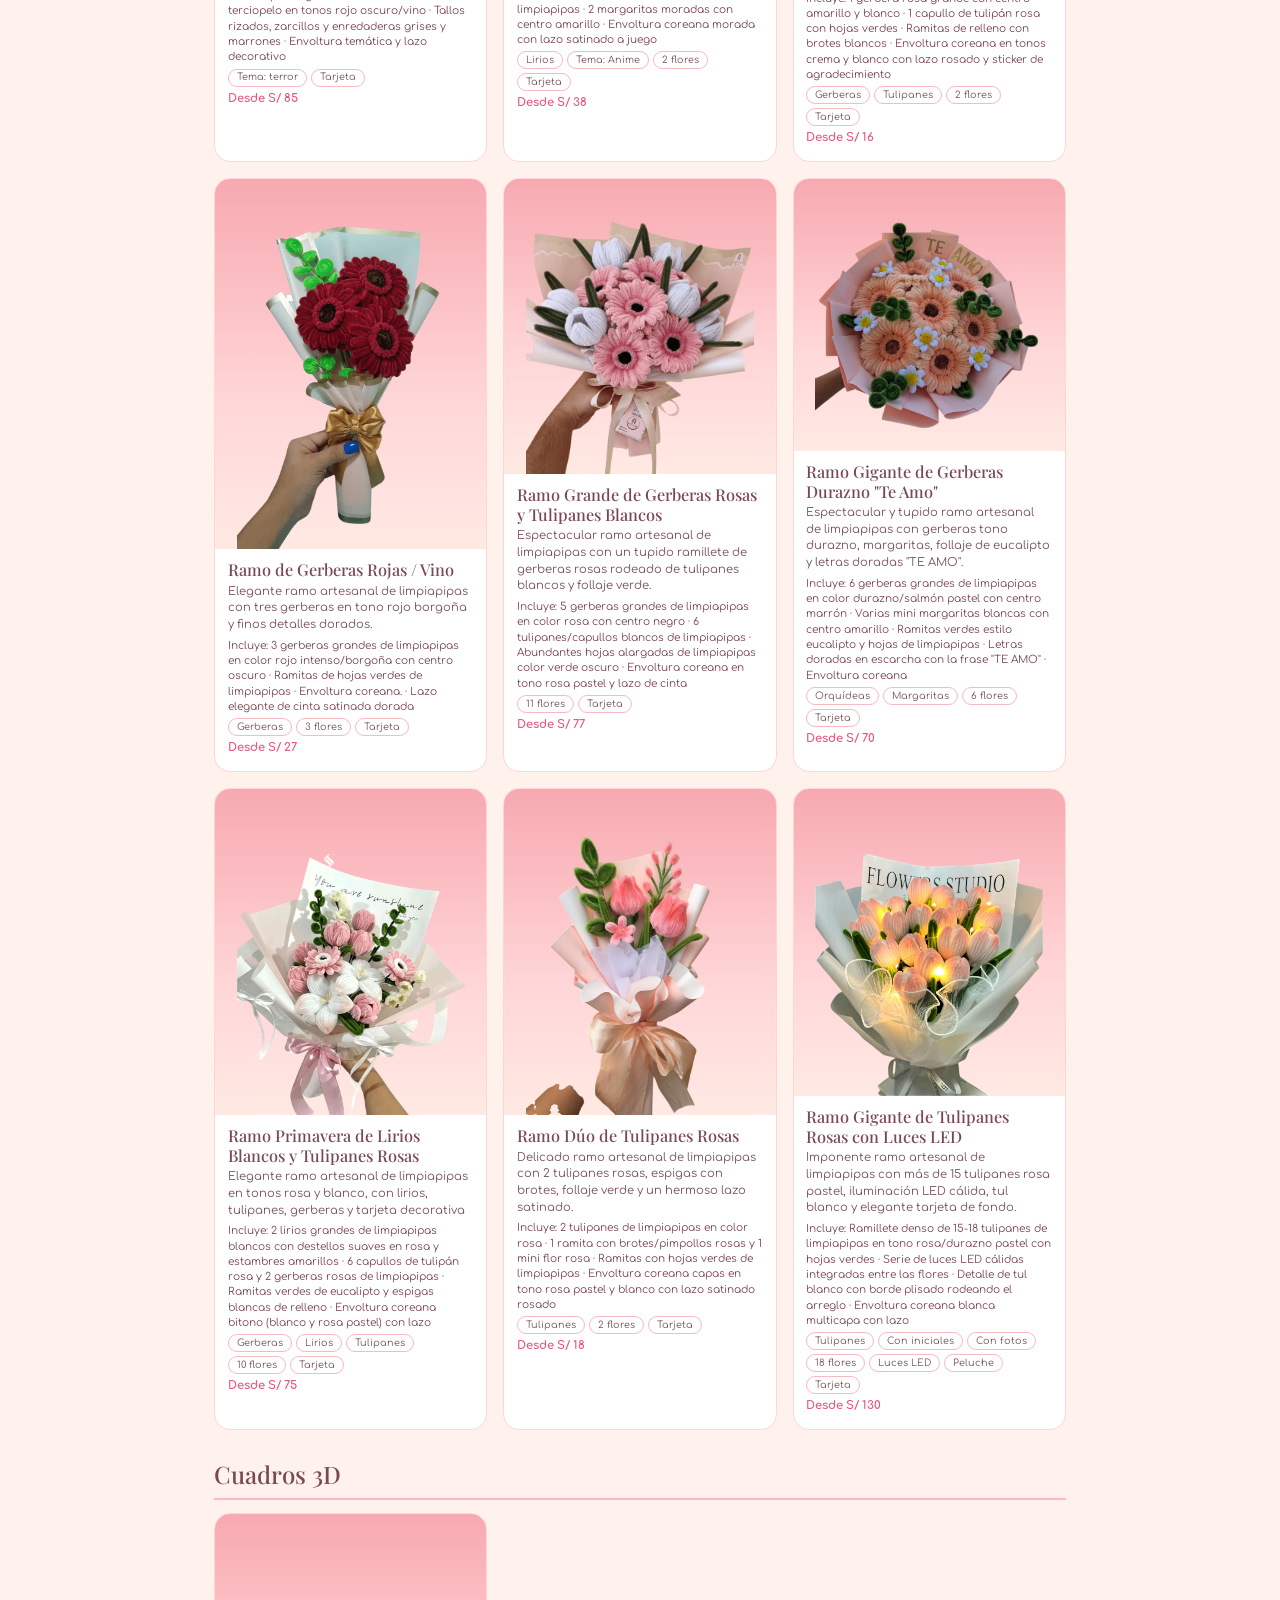
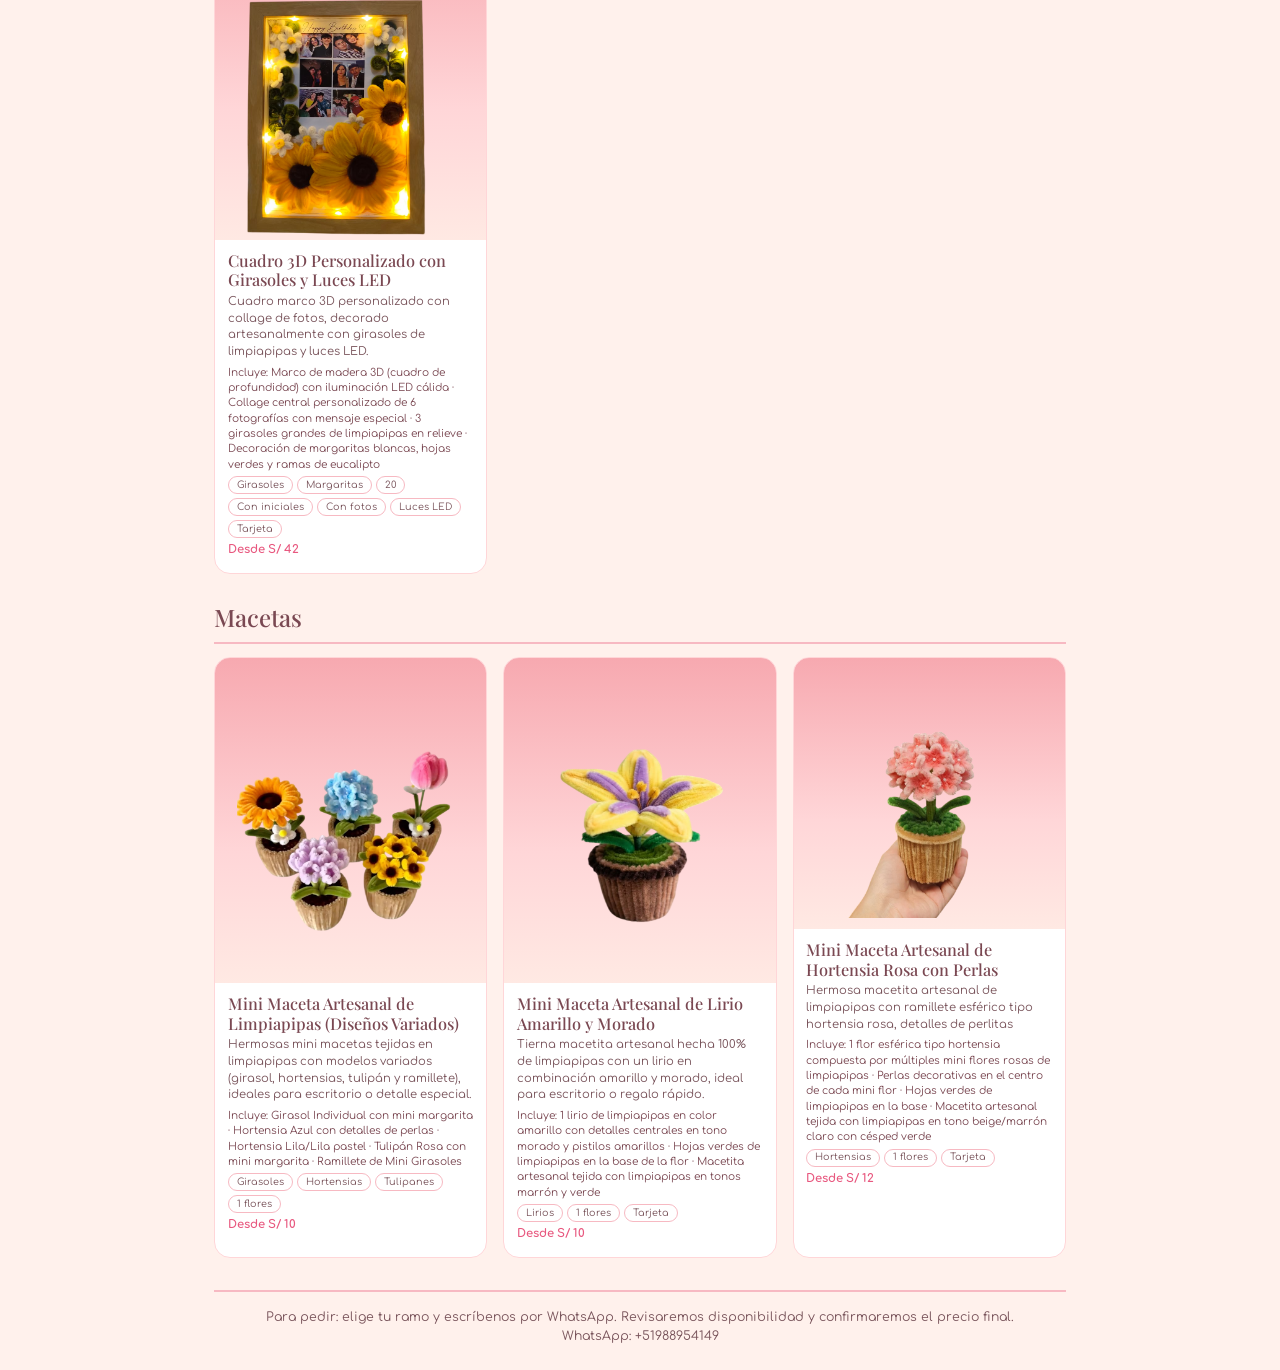
<file: catalogo.html>
<!DOCTYPE html>
<html lang="es">
<head>
  <meta charset="UTF-8">
  <meta name="viewport" content="width=device-width, initial-scale=1">
  <title>Catálogo completo · MyALove</title>
  <link rel="icon" href="assets/icons/favicon.png" type="image/png">
  <link rel="preconnect" href="https://fonts.googleapis.com">
  <link rel="preconnect" href="https://fonts.gstatic.com" crossorigin>
  <link href="https://fonts.googleapis.com/css2?family=Comfortaa:wght@400;600;700&family=Great+Vibes&family=Playfair+Display:wght@400;500&display=swap" rel="stylesheet">
  <style>
    :root{--pink:#FFD6D8;--pink2:#F7B9C2;--coral:#E8587F;--brown:#7A4852;--text:#79545B;--bg:#FFF1EC}
    *{box-sizing:border-box;margin:0}
    @page{size:A4;margin:12mm}
    body{font-family:'Comfortaa',system-ui,sans-serif;color:var(--text);background:var(--bg);line-height:1.5;-webkit-print-color-adjust:exact;print-color-adjust:exact}
    .bar{position:sticky;top:0;z-index:5;display:flex;gap:.8rem;justify-content:center;flex-wrap:wrap;padding:.8rem;background:#fff;box-shadow:0 6px 18px -12px rgba(0,0,0,.3)}
    .bar a,.bar button{min-height:44px;padding:.5rem 1.4rem;border-radius:999px;border:1.5px solid var(--coral);background:var(--coral);color:#fff;font:700 .85rem 'Comfortaa',sans-serif;text-decoration:none;cursor:pointer;display:inline-flex;align-items:center}
    .bar a.ghost{background:#fff;color:var(--coral)}
    .doc{max-width:900px;margin:0 auto;padding:1.5rem}
    .cover{text-align:center;padding:1.5rem 0 1rem}
    .cover img{width:150px;margin:0 auto}
    .cover h1{font-family:'Playfair Display',serif;font-weight:400;font-size:2.4rem;color:#CC5F6E;margin-top:.4rem}
    .cover p{font-family:'Great Vibes',cursive;font-size:1.7rem;color:var(--coral)}
    .cover small{display:block;font-size:.75rem;margin-top:.4rem}
    h2{font-family:'Playfair Display',serif;font-weight:500;font-size:1.5rem;color:var(--brown);margin:1.6rem 0 .8rem;padding-bottom:.4rem;border-bottom:2px solid var(--pink2);break-after:avoid}
    .grid{display:grid;grid-template-columns:repeat(3,1fr);gap:1rem}
    .item{background:#fff;border-radius:16px;overflow:hidden;break-inside:avoid;border:1px solid var(--pink)}
    .item__img{background:linear-gradient(180deg,#F7A9B0,#FFD6D8 60%,#FFE9E3);aspect-ratio:1;display:grid;place-items:end center;padding:8% 8% 0}
    .item__img img{width:100%;height:100%;object-fit:contain}
    .item__body{padding:.7rem .8rem .9rem;display:grid;gap:.25rem}
    .item h3{font-family:'Playfair Display',serif;font-weight:500;font-size:1.02rem;color:var(--brown);line-height:1.2}
    .item p{font-size:.72rem;line-height:1.45}
    .incl{font-size:.66rem!important;line-height:1.4;color:var(--brown)}
    .tags{display:flex;flex-wrap:wrap;gap:.25rem;list-style:none;padding:0}
    .tags li{font-size:.6rem;border:1px solid var(--pink2);border-radius:999px;padding:.05rem .5rem}
    .price{font-weight:700;color:var(--coral);font-size:.82rem}
    .foot{margin-top:2rem;padding-top:1rem;border-top:2px solid var(--pink2);text-align:center;font-size:.78rem}
    .empty{text-align:center;padding:2rem}
    .filters-bar{display:flex;flex-wrap:wrap;gap:1rem;justify-content:center;margin:.6rem 0 .4rem}
    .filters-bar label{display:block;font-size:.72rem;font-weight:700;letter-spacing:.12em;text-transform:uppercase;color:var(--brown);margin-bottom:.25rem}
    .filters-bar select{min-height:46px;min-width:220px;padding:.5rem .9rem;border:1.5px solid var(--pink2);border-radius:12px;background:#fff;font:inherit;font-size:.85rem;color:var(--text)}
    .count{text-align:center;font-size:.75rem;margin-bottom:.4rem}
    .toast{position:fixed;left:50%;bottom:20px;transform:translateX(-50%);background:var(--brown);color:#fff;padding:.7rem 1.2rem;border-radius:12px;font-size:.82rem;opacity:0;transition:opacity .3s;pointer-events:none}
    .toast.show{opacity:1}
    @media (max-width:700px){.grid{grid-template-columns:repeat(2,1fr)}}
    @media print{body{background:#fff}.bar,.filters-bar{display:none}.doc{padding:0;max-width:none}.grid{grid-template-columns:repeat(3,1fr)}.cover{break-after:avoid}}
  </style>
</head>
<body>
  <div class="bar">
    <a href="index.html#catalogo">← Volver a la web</a>
    <button type="button" id="btnCopy">Copiar enlace</button>
  </div>
  <main class="doc" id="doc">
    <header class="cover">
      <img src="assets/images/logo-ma.webp" alt="Logotipo de MyALove" width="700" height="587">
      <h1>MyALove</h1>
      <p>Detalles que florecen para siempre</p>
      <small>Catálogo completo de ramos artesanales de limpiapipas · Solo bajo pedido · Precios finales confirmados por WhatsApp</small>
    </header>
    <div class="filters-bar" id="filtersBar">
      <div><label for="selTipo">Tipo de producto</label><select id="selTipo"></select></div>
      <div><label for="selCat">Categoría</label><select id="selCat"></select></div>
      <div><label for="selFlor">Tipo de flor</label><select id="selFlor"></select></div>
    </div>
    <p class="count" id="count" role="status"></p>
    <div id="content"><p class="empty">Cargando catálogo…</p></div>
    <footer class="foot" id="foot"></footer>
    <div class="toast" id="toast" role="status"></div>
  </main>
  <script src="js/config.js"></script>
  <script>
  (function () {
    var CFG = window.MYALOVE || {};
    var $ = function (s) { return document.querySelector(s); };
    function el(t, a, x) { var e = document.createElement(t); for (var k in (a || {})) e.setAttribute(k, a[k]); if (x != null) e.textContent = x; return e; }
    function money(n) { return CFG.currency + " " + Number(n).toFixed(2).replace(/\.00$/, ""); }

    var foot = $("#foot");
    foot.appendChild(el("p", {}, "Para pedir: elige tu ramo y escríbenos por WhatsApp. Revisaremos disponibilidad y confirmaremos el precio final."));
    if (/^\d{8,15}$/.test(String(CFG.whatsappNumber || ""))) foot.appendChild(el("p", {}, "WhatsApp: +" + CFG.whatsappNumber));

    var list = [], params = new URLSearchParams(location.search);
    var sel = { tipo: params.get("tipo") || "Todos", cat: params.get("categoria") || "Todas", flor: params.get("flor") || "Todas" };

    function opts(select, first, values, current) {
      select.textContent = "";
      [first].concat(values).forEach(function (v) { var o = el("option", { value: v }, v); if (v === current) o.selected = true; select.appendChild(o); });
    }

    function render() {
      var box = $("#content"); box.textContent = "";
      var shown = list.filter(function (p) {
        return (sel.tipo === "Todos" || (p.tipo || "Ramos") === sel.tipo) && (sel.tipo !== "Ramos" || sel.cat === "Todas" || (p.categories || []).indexOf(sel.cat) > -1) &&
               (sel.tipo !== "Ramos" || sel.flor === "Todas" || (p.flowers || []).indexOf(sel.flor) > -1);
      });
      $("#count").textContent = shown.length + (shown.length === 1 ? " producto" : " productos");
      if (!shown.length) { box.appendChild(el("p", { "class": "empty" }, "Pronto tendremos ramos con ese filtro.")); return; }
      var order = (CFG.productTypes || ["Ramos", "Cuadros 3D", "Macetas"]).concat(["Otros"]), groups = {};
      shown.forEach(function (p) {
        var c = p.tipo || "Ramos";
        (groups[c] = groups[c] || []).push(p);
      });
      Object.keys(groups).sort(function (a, b) { var i = order.indexOf(a), k = order.indexOf(b); return (i < 0 ? 98 : i) - (k < 0 ? 98 : k); }).forEach(function (cat) {
        box.appendChild(el("h2", {}, cat));
        var g = el("div", { "class": "grid" });
        groups[cat].forEach(function (p) {
          var it = el("article", { "class": "item" });
          var im = el("div", { "class": "item__img" });
          im.appendChild(el("img", { src: p.image, alt: p.name + ": ramo artesanal de flores de limpiapipas", loading: "lazy" }));
          var b = el("div", { "class": "item__body" });
          b.appendChild(el("h3", {}, p.name));
          b.appendChild(el("p", {}, p.description));
          if ((p.includes || []).length) b.appendChild(el("p", { "class": "incl" }, "Incluye: " + p.includes.join(" · ")));
          var tg = el("ul", { "class": "tags" });
          (p.flowers || []).forEach(function (f) { tg.appendChild(el("li", {}, f)); });
          if (p.theme) tg.appendChild(el("li", {}, "Tema: " + p.theme));
          (p.sizes || []).length && tg.appendChild(el("li", {}, p.sizes.join(" · ")));
          if (p.allowInitials) tg.appendChild(el("li", {}, "Con iniciales"));
          if (p.allowPhoto) tg.appendChild(el("li", {}, "Con fotos"));
          if ((p.quantities || []).length) tg.appendChild(el("li", {}, p.quantities.join(" · ") + " flores"));
          if (p.allowLed) tg.appendChild(el("li", {}, "Luces LED"));
          if (p.allowPlush) tg.appendChild(el("li", {}, "Peluche"));
          if (p.allowCard) tg.appendChild(el("li", {}, "Tarjeta"));
          b.appendChild(tg);
          b.appendChild(el("p", { "class": "price" }, (p.price == null || p.price === "") ? "Precio por consultar" : "Desde " + money(p.price)));
          it.appendChild(im); it.appendChild(b); g.appendChild(it);
        });
        box.appendChild(g);
      });
    }

    // La URL guarda el filtro: así puedes enviar por WhatsApp, por ejemplo, solo los ramos con girasoles
    // Categoría y Tipo de flor solo aplican a los ramos
    function syncVisibility() {
      var show = sel.tipo === "Ramos";
      ["#selCat", "#selFlor"].forEach(function (id) { $(id).parentNode.style.display = show ? "" : "none"; });
    }
    function syncUrl() {
      var p = new URLSearchParams();
      if (sel.tipo !== "Todos") p.set("tipo", sel.tipo);
      if (sel.cat !== "Todas") p.set("categoria", sel.cat);
      if (sel.flor !== "Todas") p.set("flor", sel.flor);
      try { history.replaceState(null, "", location.pathname + (p.toString() ? "?" + p.toString() : "")); } catch (e) {}
    }

    fetch("data/products.json").then(function (r) { if (!r.ok) throw 0; return r.json(); }).then(function (j) {
      list = (j.products || []).filter(function (p) { return p.available !== false; });
      var cats = (CFG.categoryOrder || []).slice(), flores = (CFG.flowerOrder || []).slice();
      list.forEach(function (p) {
        (p.categories || []).forEach(function (c) { if (cats.indexOf(c) < 0) cats.push(c); });
        (p.flowers || []).forEach(function (f) { if (flores.indexOf(f) < 0) flores.push(f); });
      });
      opts($("#selTipo"), "Todos", CFG.productTypes || ["Ramos", "Cuadros 3D", "Macetas"], sel.tipo);
      $("#selTipo").addEventListener("change", function (e) {
        sel.tipo = e.target.value;
        if (sel.tipo !== "Ramos") { sel.cat = "Todas"; sel.flor = "Todas"; $("#selCat").value = "Todas"; $("#selFlor").value = "Todas"; }
        syncVisibility(); syncUrl(); render();
      });
      opts($("#selCat"), "Todas", cats, sel.cat); opts($("#selFlor"), "Todas", flores, sel.flor);
      $("#selCat").addEventListener("change", function (e) { sel.cat = e.target.value; syncUrl(); render(); });
      $("#selFlor").addEventListener("change", function (e) { sel.flor = e.target.value; syncUrl(); render(); });
      syncVisibility(); render();
    }).catch(function () {
      $("#content").textContent = "No se pudo cargar el catálogo. Ábrelo desde la web publicada o con Live Server.";
    });

    // Copiar enlace
    $("#btnCopy").addEventListener("click", function () {
      var url = location.href, t = $("#toast");
      function done(ok) { t.textContent = ok ? "Enlace copiado. Ya puedes pegarlo donde quieras." : "Copia el enlace desde la barra del navegador."; t.classList.add("show"); setTimeout(function () { t.classList.remove("show"); }, 3500); }
      if (navigator.clipboard) navigator.clipboard.writeText(url).then(function () { done(true); }, function () { done(false); }); else done(false);
    });
  })();
  </script>
</body>
</html>
</file>
<file: css/styles.css>
/* ===== VARIABLES (cambia colores y fuentes aquí) ===== */
:root{
  --bg:#FFF1EC; --peach:#FFE6DC; --pink:#FFD6D8; --pink2:#F7B9C2;
  --coral:#E8587F; --coral-soft:#F4708F; --navy:#7A4852; --text:#79545B;
  --deep:#A86B7A; --white:#fff;
  --title:#8A4A57; --hero-a:#FFE7E1; --hero-b:#FFEEE9; --blob1:#FFDADB; --blob2:#FFC9CD;
  --font:'Comfortaa',system-ui,sans-serif; --script:'Sacramento',cursive;
  --r:22px; --shadow:0 18px 40px -20px rgba(220,74,93,.35);
}
*{box-sizing:border-box;margin:0}
html{scroll-behavior:smooth;scroll-padding-top:84px}
body{font-family:var(--font);color:var(--text);background:var(--bg);line-height:1.7;font-size:1rem;overflow-x:hidden}
img{max-width:100%;height:auto;display:block}
a{color:inherit}
:focus-visible{outline:3px solid var(--coral);outline-offset:3px;border-radius:8px}
.skip{position:absolute;left:-999px;top:8px;background:var(--coral);color:#fff;padding:.6rem 1rem;border-radius:8px;z-index:100}
.skip:focus{left:8px}
.container{width:min(1140px,92%);margin-inline:auto}
.container--narrow{width:min(760px,92%)}
h1,h2,h3{font-family:var(--font);font-weight:500;line-height:1.2;color:var(--navy)}
h1{font-size:clamp(2.2rem,5.2vw,3.7rem);letter-spacing:-.01em}
h2{font-size:clamp(1.6rem,3.4vw,2.3rem)}
h3{font-size:1.1rem}
.accent{font-family:var(--script);color:var(--coral-soft);font-weight:400;font-size:1.35em;line-height:1}
.script{font-family:var(--script);font-size:1.7rem;color:var(--coral-soft)}
.lead{font-size:1rem;max-width:36ch;margin:1.2rem 0 1.8rem}
.muted{opacity:.9;max-width:56ch;margin:.8rem auto 0}
.eyebrow{display:inline-block;border-left:3px solid var(--coral);padding-left:.8rem;font-size:.78rem;letter-spacing:.14em;text-transform:uppercase;color:var(--navy);margin-bottom:1rem}
.kicker{display:inline-flex;align-items:center;gap:.5rem;font-size:.78rem;letter-spacing:.16em;text-transform:uppercase;color:var(--navy);margin-bottom:.5rem}
.star{width:14px;height:14px;background:var(--coral-soft);clip-path:polygon(50% 0,60% 40%,100% 50%,60% 60%,50% 100%,40% 60%,0 50%,40% 40%)}

/* ===== BOTONES ===== */
.btn{display:inline-flex;align-items:center;justify-content:center;gap:.5rem;min-height:48px;padding:.75rem 1.7rem;border-radius:10px;border:1.5px solid var(--coral);background:var(--coral);color:#fff;font:700 .9rem var(--font);text-decoration:none;cursor:pointer;transition:transform .25s,box-shadow .25s,background .25s}
.btn:hover{transform:translateY(-2px);box-shadow:var(--shadow)}
.btn--ghost{background:transparent;color:var(--coral)}
.btn--ghost:hover{background:var(--pink)}
.btn--wa{background:#1f8f4f;border-color:#1f8f4f}
.btn--small{min-height:44px;padding:.5rem 1.2rem;font-size:.85rem}
.circle{display:inline-grid;place-items:center;width:44px;height:44px;border-radius:50%;border:0;cursor:pointer;color:#fff;text-decoration:none;transition:transform .2s}
.circle:hover{transform:scale(1.08)}
.circle--navy{background:transparent;color:#8A4A57;border:1.5px solid var(--pink2)}.circle--coral{background:var(--coral)}

/* ===== ENCABEZADO ===== */
.header{position:sticky;top:0;z-index:50;background:color-mix(in srgb,var(--hero-a) 92%,transparent);backdrop-filter:blur(10px)}
.header__in{display:flex;align-items:center;justify-content:space-between;min-height:76px;gap:1rem}
.nav{display:flex;align-items:center;gap:1.8rem}
.nav>a{text-decoration:none;font-weight:600;font-size:.84rem;color:var(--navy);padding:.4rem 0}
.nav>a:hover,.nav>a.is-active{color:var(--coral-soft)}
.nav>a.is-active{border-bottom:2px solid var(--coral-soft)}
.brand{display:flex;align-items:center;gap:.6rem;text-decoration:none}
.brand__mark{height:56px;width:auto}
.brand__word{font-family:'Playfair Display',Georgia,serif;font-size:1.85rem;line-height:1;color:#CC5F6E;letter-spacing:.01em}
.btn--head{min-height:48px;padding:.5rem 1.5rem;font-size:.88rem;gap:.55rem;box-shadow:none}
.nav__icons{display:flex;align-items:center;gap:.6rem;margin-left:.6rem}
.burger{display:none;width:48px;height:48px;border:0;background:none;cursor:pointer;flex-direction:column;justify-content:center;gap:6px;align-items:center}
.burger span{width:24px;height:2px;background:var(--navy);transition:.3s}
.burger[aria-expanded="true"] span:nth-child(1){transform:translateY(8px) rotate(45deg)}
.burger[aria-expanded="true"] span:nth-child(2){opacity:0}
.burger[aria-expanded="true"] span:nth-child(3){transform:translateY(-8px) rotate(-45deg)}

/* ===== PORTADA (igual a tu diseño) ===== */
.hero{position:relative;overflow:hidden;background:linear-gradient(180deg,var(--hero-a) 0%,var(--hero-b) 100%);padding:1.5rem 0 8rem}
.hero .container{width:min(1280px,94%)}
.rings{position:absolute;inset:0;width:100%;height:100%;pointer-events:none}
.corner{position:absolute;pointer-events:none}
.corner--l{top:20px;left:0;width:92px}
.corner--r{bottom:38px;right:0;width:118px}
.hero__in{display:grid;grid-template-columns:.95fr 1.1fr;align-items:center;gap:1rem;position:relative;z-index:2}
.hero .eyebrow{border-left:2px solid var(--coral-soft);color:#9A6670;font-family:'Montserrat',var(--font);font-size:.82rem;letter-spacing:.22em;margin-bottom:1.1rem;padding-left:1rem}
.hero h1{font-family:'Playfair Display',Georgia,serif;font-weight:400;color:var(--title);font-size:clamp(2.9rem,5.6vw,5rem);line-height:1.04;letter-spacing:-.015em}
.hero h1 span{display:block}
.florece{position:relative;font-family:'Great Vibes','Sacramento',cursive;color:var(--coral-soft);font-size:1.5em;line-height:.9;margin:.02em 0 -.1em -.02em;width:max-content;letter-spacing:0}
.h1__b{margin-left:.12em}
.swash{position:absolute;color:var(--coral-soft);pointer-events:none;overflow:visible}
.swash--l{left:-.62em;top:.04em;width:.85em}
.swash--r{left:100%;top:.06em;width:.82em;margin-left:-.18em}
.hero .lead{font-family:'Montserrat',var(--font);font-size:1.05rem;max-width:33ch;margin:1.5rem 0 1.9rem;color:#9A6670;line-height:1.65}
.hero__btns{display:flex;flex-wrap:wrap;gap:1rem}
.btn--pill{border-radius:999px;min-height:56px;padding:.8rem 2rem;font-family:'Montserrat',var(--font);font-weight:500;font-size:.95rem;background:linear-gradient(135deg,var(--coral),var(--coral-soft));border:0;color:#fff;box-shadow:0 14px 24px -14px rgba(232,88,127,.8)}
.btn--pill.btn--ghost{background:transparent;border:1.5px solid var(--pink2);color:#8A4A57;box-shadow:none}
.btn--pill.btn--ghost:hover{background:#fff}
.facts{list-style:none;padding:0;display:flex;gap:2rem;margin-top:3.2rem}
.facts li{display:grid;line-height:1.25}
.facts li+li{border-left:1.5px solid var(--pink2);padding-left:2rem}
.facts strong{font-family:'Montserrat',var(--font);font-size:1.7rem;color:var(--title);font-weight:500}
.facts span{font-family:'Montserrat',var(--font);font-size:.82rem;color:#9A6670}

/* Escena 3D: capas a distinta profundidad que reaccionan al cursor */
.hero__stage{position:relative;display:grid;place-items:center;perspective:1200px;min-height:620px}
.hero__3d{position:relative;width:min(600px,100%);aspect-ratio:989/1000;transform-style:preserve-3d;transition:transform .18s ease-out;animation:float 6.5s ease-in-out infinite,sway3d 9s ease-in-out infinite alternate;will-change:transform}
@keyframes float{50%{translate:0 -12px}}
@keyframes sway3d{from{rotate:0 1 0 -5deg}to{rotate:0 1 0 5deg}}
.blob{position:absolute;right:-13%;top:-6%;width:104%;height:auto;transform:translateZ(-70px);filter:drop-shadow(0 30px 30px rgba(232,120,140,.18))}
.hero__bouquet{position:absolute;inset:0;width:100%;height:100%;object-fit:contain;transform:translateZ(60px);filter:drop-shadow(0 30px 22px rgba(121,84,91,.3))}
.hero__3d spline-viewer{position:absolute;inset:0;width:100%;height:100%;transform:translateZ(60px)}
.hero__stage.has-spline .hero__3d{width:min(600px,100%);height:580px;aspect-ratio:auto;animation:none}
@keyframes twinkle{50%{opacity:.4;scale:.7}}
.spark{position:absolute;width:24px;height:24px;background:var(--coral-soft);clip-path:polygon(50% 0,60% 40%,100% 50%,60% 60%,50% 100%,40% 60%,0 50%,40% 40%);animation:twinkle 4s ease-in-out infinite}
.sa{left:76%;top:1%;width:28px;height:28px;transform:translateZ(90px)}
.sb{left:10%;top:9%;width:26px;height:26px;transform:translateZ(90px);animation-delay:-1.4s}
.sc{left:-5%;top:55%;width:34px;height:34px;transform:translateZ(100px);animation-delay:-2.4s}
.sd{left:99%;top:94%;width:32px;height:32px;transform:translateZ(90px);animation-delay:-3s}
.s4{top:140px;left:78px;width:22px;height:22px;animation-delay:-1s}
.petals{position:absolute;inset:0;pointer-events:none;z-index:1}
.petal{position:absolute;top:-30px;width:14px;height:18px;background:linear-gradient(135deg,var(--pink),var(--pink2));border-radius:80% 0 80% 0;opacity:.6;animation:fall linear infinite}
@keyframes fall{to{transform:translateY(105vh) translateX(60px) rotate(360deg)}}

/* ===== BARRA FLOTANTE ===== */
.trust{margin-top:-3.4rem;position:relative;z-index:3}
.trust__in{display:grid;grid-template-columns:repeat(3,1fr);gap:1rem;background:rgba(255,248,245,.92);border-radius:44px;padding:1.1rem 2.4rem;box-shadow:0 24px 50px -30px rgba(220,74,93,.35);max-width:780px;margin-inline:auto}
.trust__item{display:flex;align-items:center;gap:.9rem}
.trust__item+.trust__item{border-left:1.5px solid var(--pink);padding-left:1.4rem}
.ico{display:grid;place-items:center;width:44px;height:44px;flex:none}
.ico svg{width:38px}
.trust__item h3{font-size:.88rem}
.trust__item p{font-size:.74rem;line-height:1.4}

/* ===== SECCIONES ===== */
.section{padding:clamp(3.5rem,8vw,6rem) 0;position:relative}
.section--pink{background:linear-gradient(180deg,var(--pink),#FFC4C0)}
.section__head{text-align:center;margin-bottom:3rem}
.card{background:#fff;border-radius:var(--r);box-shadow:var(--shadow)}

/* ===== DESTACADOS ===== */
.feat-grid{display:grid;grid-template-columns:repeat(auto-fit,minmax(230px,1fr));gap:2rem;max-width:960px;margin:0 auto}
.feat{text-align:center;display:grid;gap:.4rem;justify-items:center}
.feat__img{position:relative;width:min(260px,100%);aspect-ratio:1;display:grid;place-items:end center}
.feat__img::before{content:"";position:absolute;left:18%;right:18%;bottom:0;top:30%;background:var(--pink);border-radius:45% 45% 12% 45%/35% 35% 12% 35%;z-index:0}
.feat__img img{position:relative;z-index:1;width:112%;max-width:none;margin-bottom:-4%;transition:transform .5s;filter:drop-shadow(0 14px 12px rgba(85,83,110,.22))}
.feat:hover .feat__img img{transform:translateY(-8px) rotate(-2deg) scale(1.04)}
.feat h3{font-family:var(--script);font-size:2.2rem;font-weight:400;color:var(--navy);margin-top:.8rem;line-height:1.1}
.feat__price{font-weight:700;color:var(--navy)}
.feat__btns{display:flex;gap:.6rem;align-items:center;margin-top:.3rem}

/* ===== POR QUÉ ===== */
.why{background:linear-gradient(180deg,#fff 0%,var(--bg) 100%)}
.why__map{display:grid;grid-template-columns:1fr minmax(260px,380px) 1fr;gap:1.5rem;align-items:center;max-width:960px;margin:0 auto}
.why__col{display:grid;gap:3.4rem}
.why__img{width:100%;filter:drop-shadow(0 24px 18px rgba(85,83,110,.25));animation:float 7s ease-in-out infinite}
.tag{background:var(--pink);border-radius:12px;padding:.9rem 1.1rem;box-shadow:0 14px 26px -18px rgba(220,74,93,.5)}
.tag h3{font-size:.86rem;font-weight:700}
.tag p{font-size:.76rem;line-height:1.5}
.tag--hi{background:var(--coral);color:#fff}
.tag--hi h3{color:#fff}
.why__col--l .tag--hi{margin-right:2.2rem}
.why__col--r .tag--hi{margin-left:2.2rem}

/* ===== COLECCIÓN (ARCOS) ===== */
.section--collection{background:linear-gradient(180deg,var(--bg) 0%,var(--pink) 100%)}
.grid{display:grid;grid-template-columns:repeat(auto-fit,minmax(230px,1fr));gap:1.6rem}
.arch{display:flex;flex-direction:column;border-radius:50% 50% 22px 22px/26% 26% 22px 22px;overflow:hidden;background:linear-gradient(180deg,var(--pink2) 0%,var(--pink) 55%,var(--bg) 100%);box-shadow:0 26px 44px -28px rgba(220,74,93,.55);transition:transform .35s}
.arch:hover{transform:translateY(-8px)}
.arch__media{aspect-ratio:1;display:grid;align-items:end;justify-items:center;padding:12% 8% 0}
.arch__media img{width:96%;filter:drop-shadow(0 14px 12px rgba(85,83,110,.28));transition:transform .5s}
.arch:hover .arch__media img{transform:scale(1.06) translateY(-6px) rotate(-1.5deg)}
.arch__body{background:rgba(255,255,255,.72);margin:0 .7rem .7rem;border-radius:16px;padding:1rem;text-align:center;display:flex;flex-direction:column;gap:.45rem;flex:1;backdrop-filter:blur(4px)}
.arch__body h3{font-family:var(--script);font-size:2rem;font-weight:400;line-height:1.1}
.arch__body p{font-size:.8rem;line-height:1.5}
.tags{display:flex;flex-wrap:wrap;gap:.35rem;list-style:none;padding:0;justify-content:center}
.tags li{font-size:.68rem;background:#fff;border:1px solid var(--pink2);border-radius:999px;padding:.1rem .6rem}
.arch__price{font-weight:700;color:var(--navy);font-size:.95rem}
.arch__btns{display:grid;gap:.5rem;margin-top:auto;padding-top:.4rem}

/* ===== PERSONALIZADOR ===== */
.custom{display:grid;grid-template-columns:1.2fr .8fr;gap:1.6rem;align-items:start}
.custom__form{padding:1.8rem;display:grid;gap:1.2rem}
.field{border:0;padding:0;display:grid;gap:.4rem}
label,legend{font-weight:700;font-size:.88rem;color:var(--navy)}
small{font-weight:400;opacity:.8}
select,input[type=date],input[type=text],textarea{width:100%;min-height:48px;padding:.7rem .9rem;border:1.5px solid var(--pink2);border-radius:12px;background:var(--bg);font:inherit;font-size:.9rem;color:var(--text)}
select:focus,input:focus,textarea:focus{outline:3px solid var(--pink);border-color:var(--coral)}
.chips{display:flex;flex-wrap:wrap;gap:.5rem}
.chip{position:relative}
.chip input{position:absolute;opacity:0;inset:0;cursor:pointer}
.chip span{display:inline-flex;align-items:center;gap:.5rem;min-height:44px;padding:.3rem .9rem .3rem .5rem;border:1.5px solid var(--pink2);border-radius:999px;font-weight:600;font-size:.8rem;background:#fff;cursor:pointer;transition:.2s}
.chip i{width:22px;height:22px;border-radius:50%;border:1px solid rgba(0,0,0,.15)}
.chip input:checked+span{border-color:var(--coral);background:var(--pink)}
.chip input:focus-visible+span{outline:3px solid var(--coral);outline-offset:2px}
.switch{display:flex;align-items:center;gap:.7rem;min-height:44px;font-weight:600;font-size:.88rem;color:var(--text);cursor:pointer}
.switch input{width:22px;height:22px;accent-color:var(--coral)}
.switch.off{opacity:.45;pointer-events:none}
.hint{font-size:.78rem;opacity:.9}
.error{background:#fde8ea;color:#8a2c3c;padding:.7rem 1rem;border-radius:12px;font-size:.88rem}
.summary{padding:1.6rem;display:grid;gap:.8rem;position:sticky;top:92px}
.summary img{width:min(200px,60%);margin:0 auto;border-radius:16px;background:var(--pink)}
.summary dl{display:grid;grid-template-columns:auto 1fr;gap:.35rem .8rem;font-size:.85rem}
.summary dt{font-weight:700;color:var(--navy)}
.summary dd{margin:0;overflow-wrap:anywhere}
.price{font-weight:700;font-size:1rem;color:var(--coral)}

/* ===== PASOS ===== */
.steps{list-style:none;padding:0;display:grid;grid-template-columns:repeat(3,1fr);gap:2rem;position:relative}
.steps li{text-align:center;padding:0 1rem}
.steps li p{font-size:.88rem}
.steps__n{display:grid;place-items:center;width:64px;height:64px;margin:0 auto 1rem;border-radius:50%;background:var(--pink);border:1.5px solid var(--pink2);font:700 1.4rem var(--font);color:var(--coral)}
.steps li:not(:last-child)::after{content:"";position:absolute;top:32px;width:calc(33% - 100px);border-top:1.5px dashed var(--pink2);margin-left:calc(17% + 40px)}

/* ===== NOSOTROS / FAQ ===== */
.about{display:grid;grid-template-columns:220px 1fr;gap:3rem;align-items:center}
.about p+p{margin-top:.8rem}
.about h2{margin:.3rem 0 1rem}
.about__mark img{width:100%;max-width:230px;filter:drop-shadow(0 14px 14px rgba(204,95,110,.18))}
details{background:#fff;border-radius:16px;padding:1rem 1.3rem;margin-bottom:.8rem;box-shadow:0 8px 20px -14px rgba(220,74,93,.5)}
summary{cursor:pointer;font-weight:700;font-size:.92rem;color:var(--navy);min-height:32px;list-style:none;display:flex;justify-content:space-between;gap:1rem}
summary::after{content:"+";font-size:1.4rem;line-height:1;color:var(--coral)}
details[open] summary::after{content:"–"}
details p{margin-top:.6rem;font-size:.9rem}

/* ===== PIE ===== */
.footer{background:var(--deep);color:#fff;padding:3.2rem 0 1.4rem}
.footer h3{color:#fff;margin-bottom:.6rem;font-size:1.05rem}
.footer .script{color:#FFE6DC}
.footer__in{display:grid;grid-template-columns:repeat(3,1fr);gap:2rem}
.footer__brand{display:flex;align-items:center;gap:.8rem;text-decoration:none}
.footer__badge{display:grid;place-items:center;width:84px;height:84px;border-radius:50%;background:#FFF1EC;flex:none}
.footer__badge img{width:70px;height:auto}
.footer .brand__word{color:#fff;font-size:2rem}
.footer .script{margin-top:.8rem}
.footer p{font-size:.85rem;margin-bottom:.8rem}
.social{list-style:none;padding:0;display:grid;gap:.2rem}
.social a{display:inline-block;min-height:40px;padding:.4rem 0}
.footer__legal{margin-top:2rem;padding-top:1rem;border-top:1px solid rgba(255,255,255,.25);font-size:.75rem;opacity:.9}
.toast{position:fixed;left:50%;bottom:22px;transform:translate(-50%,120px);background:var(--navy);color:#fff;padding:.8rem 1.3rem;border-radius:14px;max-width:90%;transition:transform .35s;z-index:99;font-size:.88rem}
.toast.show{transform:translate(-50%,0)}

/* ===== APARICIÓN ===== */
.reveal{opacity:0;transform:translateY(22px);transition:opacity .8s,transform .8s}
.reveal.in{opacity:1;transform:none}

/* ===== RESPONSIVE ===== */
@media (max-width:900px){
  .hero__in,.custom,.about{grid-template-columns:1fr}
  .hero__text{text-align:center}.hero__btns,.facts{justify-content:center}.lead{margin-inline:auto}.eyebrow{text-align:left}
  .hero__stage{min-height:440px}.hero__3d{width:min(430px,86%)}.blob{right:-8%}.swash--l{display:none}.florece{margin-inline:auto}.h1__b{margin-left:0}.hero .lead{margin-inline:auto}.hero .facts{justify-content:center}.corner--l{width:64px}.corner--r{width:80px}.s4{display:none}
  .trust__in,.steps,.footer__in{grid-template-columns:1fr}
  .trust__in{border-radius:28px}
  .trust__item+.trust__item{border-left:0;padding-left:0}
  .steps li:not(:last-child)::after{display:none}
  .summary{position:static}
  .about{text-align:center}.about__mark img{margin:0 auto;width:150px}
  .why__map{grid-template-columns:1fr}
  .why__img{max-width:320px;margin:0 auto;order:-1}
  .why__col{gap:.8rem}.why__col--l .tag--hi,.why__col--r .tag--hi{margin:0}
  .burger{display:flex}
  .brand__mark{height:46px}.brand__word{font-size:1.55rem}
  .nav{position:absolute;top:76px;left:0;right:0;flex-direction:column;align-items:stretch;gap:0;background:var(--bg);padding:.5rem 4% 1rem;border-bottom:1px solid var(--pink);display:none}
  .nav.open{display:flex}
  .nav>a{padding:.9rem 0;border-bottom:1px solid rgba(255,185,182,.5)}
  .nav__icons{margin:.8rem 0 0;justify-content:flex-start}
  .facts{gap:1rem}.facts li+li{padding-left:1rem}
}
@media (prefers-reduced-motion:reduce){
  *,*::before,*::after{animation:none!important;transition:none!important;scroll-behavior:auto!important}
  .reveal{opacity:1;transform:none}
  .petals{display:none}
}

/* ===== COLECCIÓN: filtros + carrusel ===== */
.sr{position:absolute;width:1px;height:1px;overflow:hidden;clip:rect(0 0 0 0)}
.pdf-btns{display:flex;flex-wrap:wrap;gap:.7rem;justify-content:center;margin-top:1.4rem}
.pdf-btns .btn--pill{min-height:46px;padding:.5rem 1.4rem;font-size:.85rem}
.toolbar{display:grid;gap:1rem;justify-items:center;margin-bottom:1.8rem}
.search input{width:min(420px,88vw);min-height:48px;padding:.7rem 1.2rem;border:1.5px solid var(--pink2);border-radius:999px;background:#fff;font:inherit;font-size:.88rem;color:var(--text)}
.search input:focus{outline:3px solid var(--pink);border-color:var(--coral)}
.filters{display:flex;flex-wrap:wrap;gap:.5rem;justify-content:center}
.fchip{min-height:44px;padding:.4rem 1.1rem;border-radius:999px;border:1.5px solid var(--pink2);background:rgba(255,255,255,.7);color:var(--navy);font:600 .8rem var(--font);cursor:pointer;transition:.2s}
.fchip:hover{background:#fff}
.fchip[aria-pressed="true"]{background:var(--coral);border-color:var(--coral);color:#fff}
.carousel{position:relative}
.track{display:flex;gap:1.5rem;overflow-x:auto;scroll-snap-type:x mandatory;scroll-behavior:smooth;padding:.5rem .4rem 1.6rem;scrollbar-width:thin;scrollbar-color:var(--pink2) transparent;-webkit-overflow-scrolling:touch}
.track>.arch{flex:0 0 min(262px,78%);scroll-snap-align:start}
.track>.muted{margin-inline:auto}
.car__btn{position:absolute;top:38%;z-index:5;width:48px;height:48px;border-radius:50%;border:0;background:#fff;color:var(--coral);display:grid;place-items:center;cursor:pointer;box-shadow:0 12px 24px -10px rgba(220,74,93,.55);transition:transform .2s}
.car__btn:hover{transform:scale(1.08)}
.car__btn--prev{left:-14px}.car__btn--next{right:-14px}
.car__foot{display:flex;flex-wrap:wrap;gap:1rem;justify-content:space-between;align-items:center;margin-top:.4rem}
.carousel.is-grid .track{display:grid;grid-template-columns:repeat(auto-fill,minmax(240px,1fr));overflow:visible;scroll-snap-type:none}
.carousel.is-grid .track>.arch{flex:none}
.carousel.is-grid .car__btn{display:none}
@media (max-width:900px){.car__btn{width:42px;height:42px;top:30%}.car__btn--prev{left:-6px}.car__btn--next{right:-6px}.car__foot{justify-content:center}}
@media (prefers-reduced-motion:reduce){.track{scroll-behavior:auto}}

/* ===== TEMÁTICA DEL MES ===== */
.season-bar{background:var(--coral);color:#fff;text-align:center;font-size:.84rem;padding:.6rem 1rem;line-height:1.4}
.season-bar a{color:#fff;font-weight:700;margin-left:.6rem;text-underline-offset:3px}
.season-sec{background:linear-gradient(180deg,var(--pink) 0%,var(--bg) 100%)}
.season-sec[hidden]{display:none}
.sgrid{display:grid;grid-template-columns:repeat(auto-fit,minmax(240px,280px));gap:1.6rem;justify-content:center}

.filter-group{display:grid;gap:.45rem;justify-items:center}
.fl-label{font-size:.72rem;letter-spacing:.16em;text-transform:uppercase;color:var(--navy);font-weight:700}

.incl__t{font-weight:700;font-size:.74rem!important;color:var(--navy);text-align:left}
.incl{list-style:none;padding:0;text-align:left;font-size:.74rem;display:grid;gap:.15rem;line-height:1.4}
.incl li{padding-left:1.1rem;position:relative}
.incl li::before{content:"✓";position:absolute;left:0;color:var(--coral);font-weight:700}

/* ===== Fotos en 3D (tarjetas que se inclinan y la foto se mueve con profundidad) ===== */
.arch{transform:perspective(900px) rotateX(var(--rx,0deg)) rotateY(var(--ry,0deg));transition:transform .25s ease-out,box-shadow .3s;will-change:transform}
.arch:hover{transform:perspective(900px) translateY(-8px) rotateX(var(--rx,0deg)) rotateY(var(--ry,0deg));box-shadow:0 36px 50px -26px rgba(220,74,93,.6)}
.arch__media img,.feat__img img{transition:transform .2s ease-out}
.arch__media img{transform:translate(var(--tx,0),var(--ty,0))}
.arch:hover .arch__media img{transform:translate(var(--tx,0),var(--ty,0)) scale(1.07)}
.feat__img{transform:perspective(800px) rotateX(var(--rx,0deg)) rotateY(var(--ry,0deg));transition:transform .25s ease-out}
.feat__img img{transform:translate(var(--tx,0),var(--ty,0))}
.feat:hover .feat__img img{transform:translate(var(--tx,0),var(--ty,0)) scale(1.06)}
.why__img{max-width:420px}
@media (prefers-reduced-motion:reduce){.arch,.arch:hover,.feat__img{transform:none}}

.field[hidden]{display:none}
</file>
